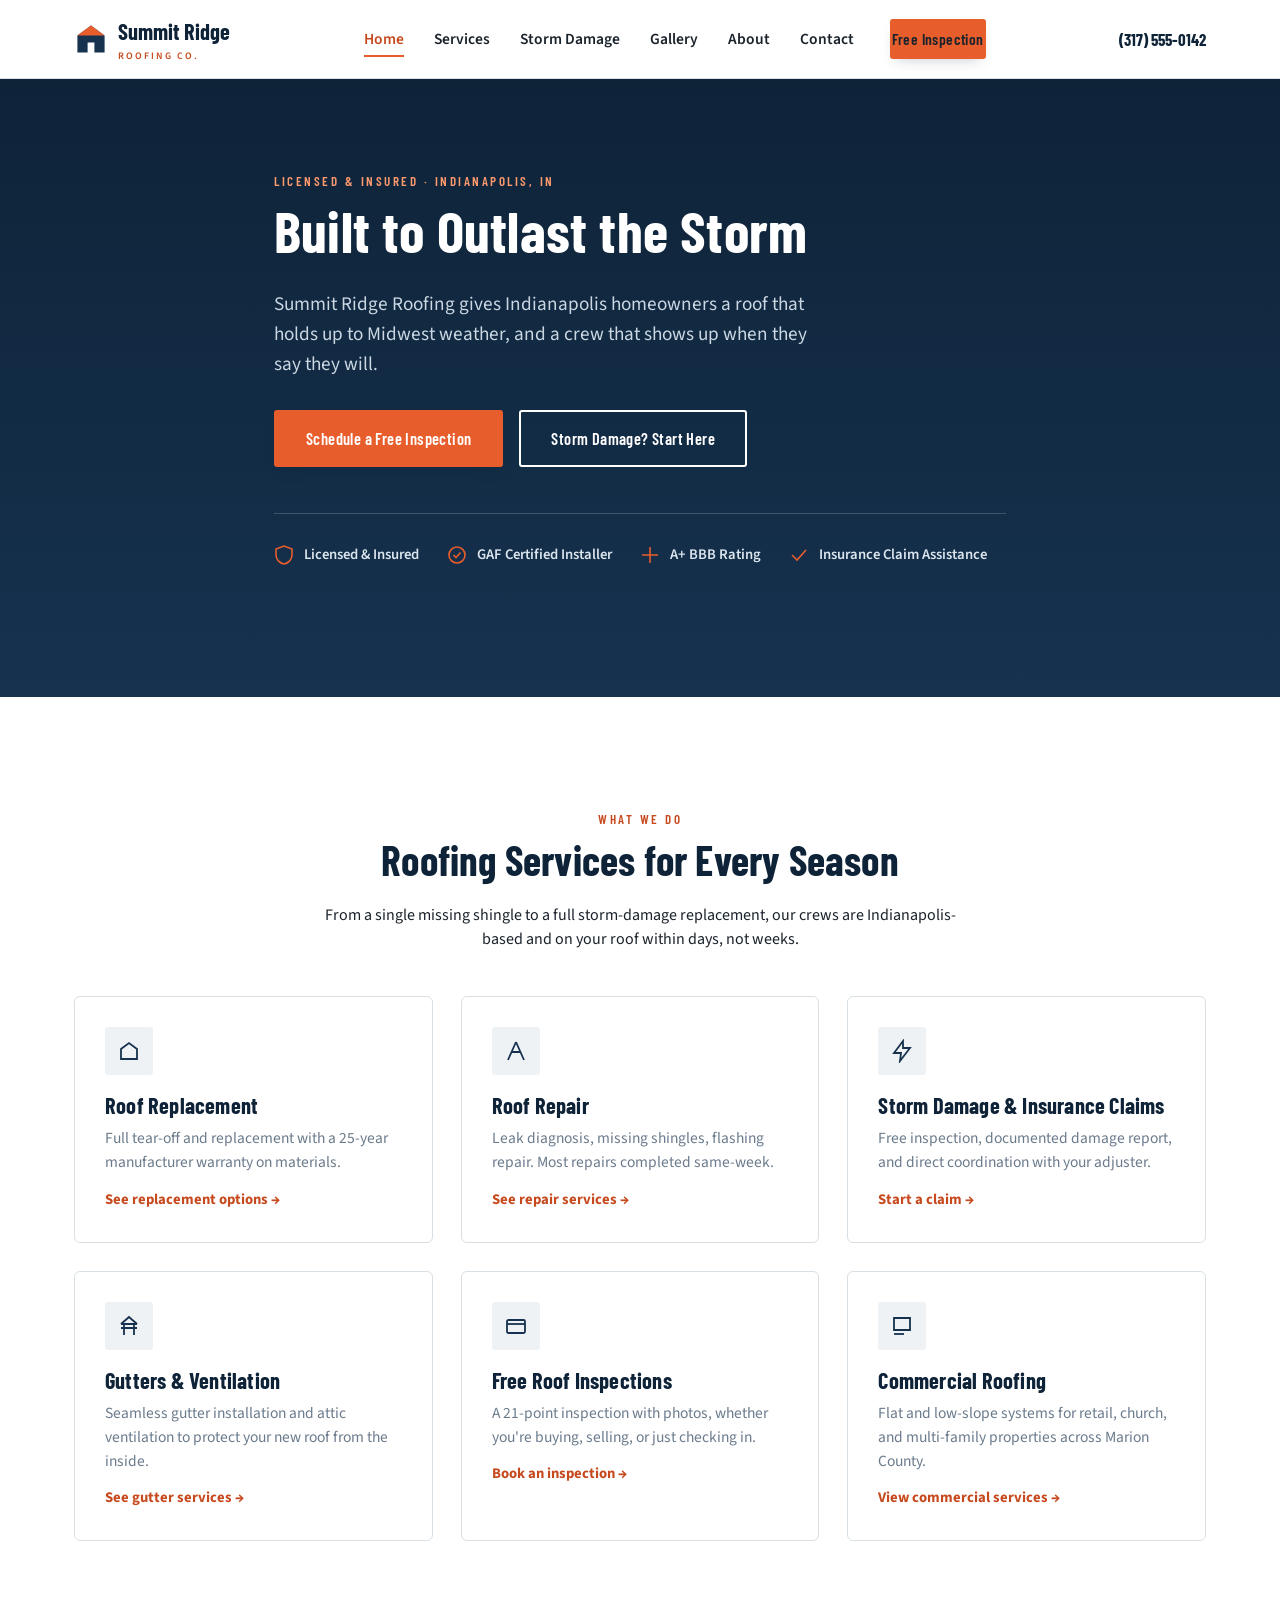
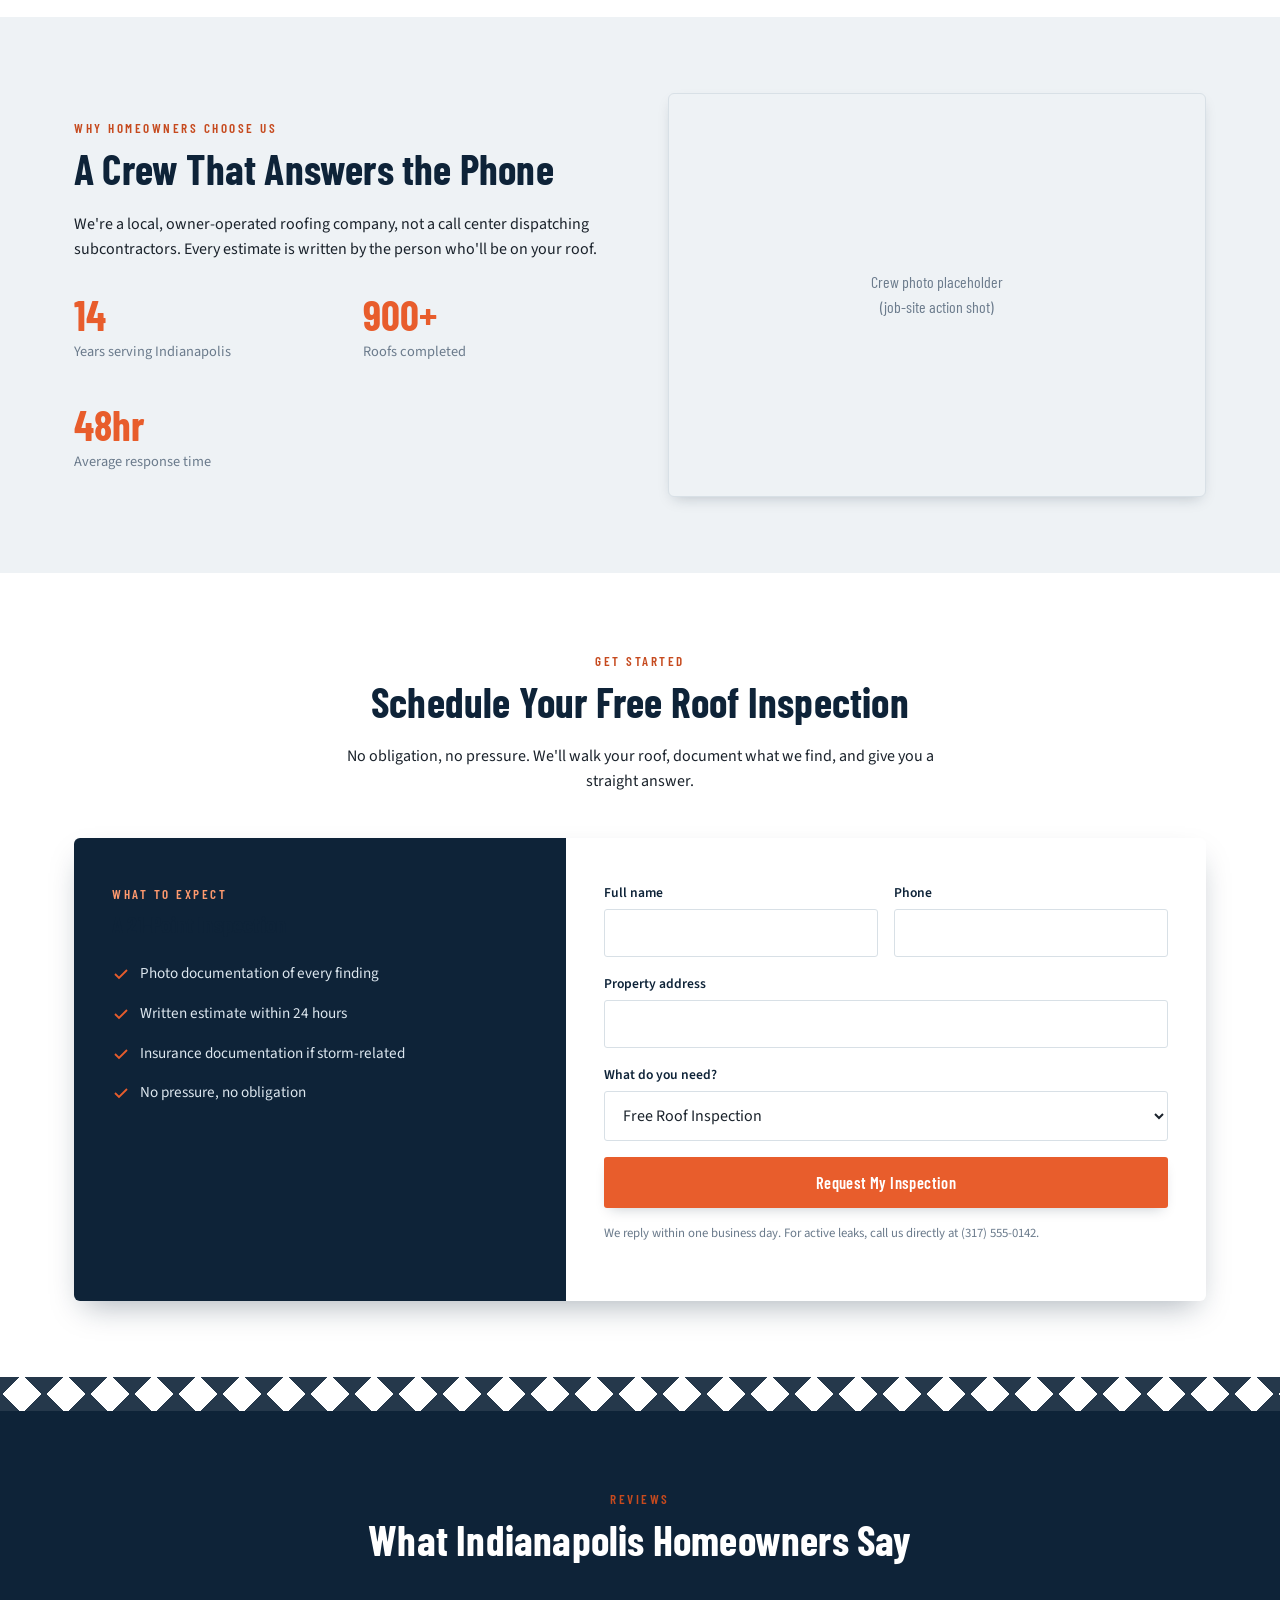
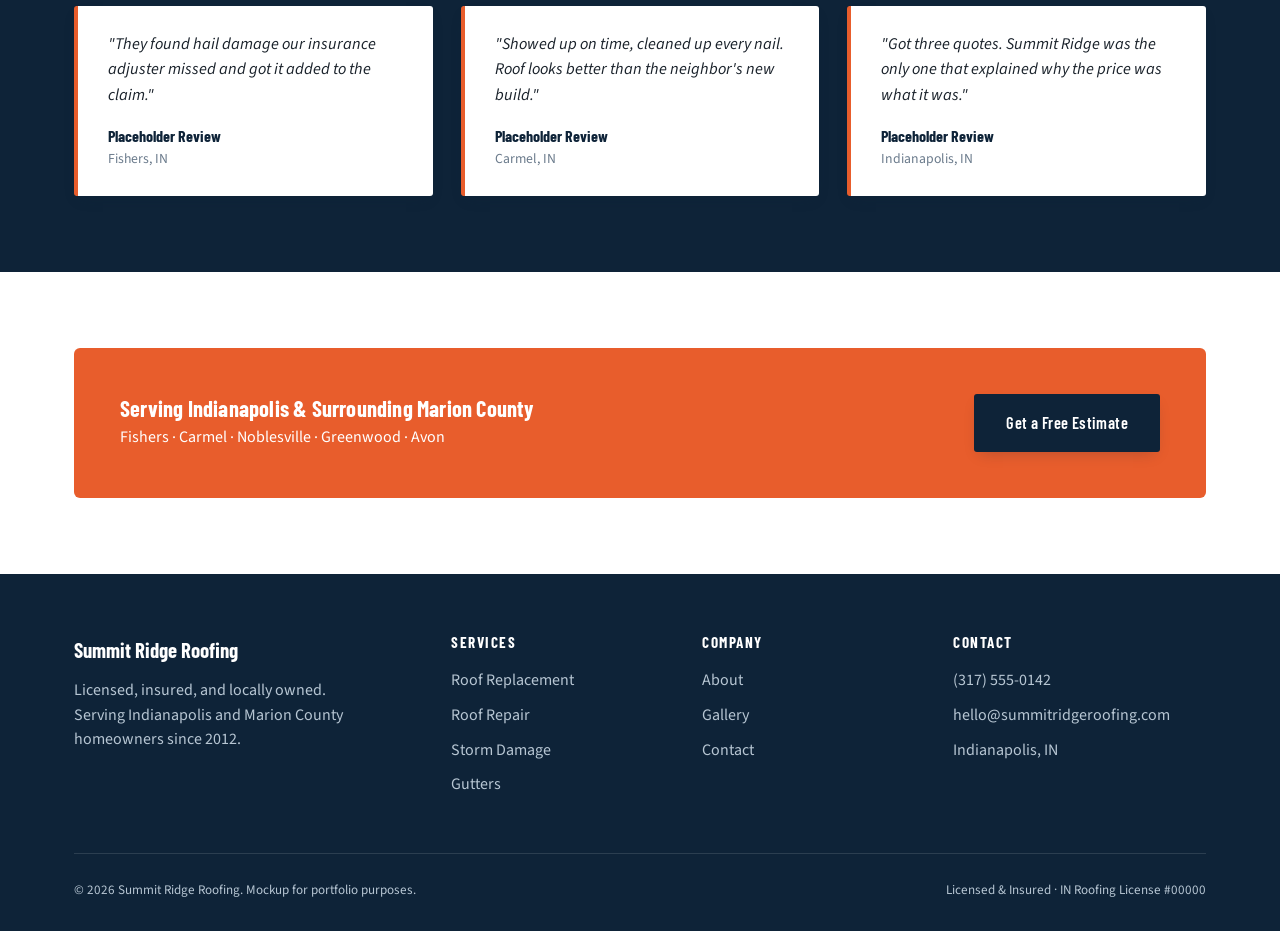
<file: index.html>
<!DOCTYPE html>
<html lang="en">
<head>
<meta charset="UTF-8">
<meta name="viewport" content="width=device-width, initial-scale=1.0">
<title>Summit Ridge Roofing | Indianapolis Roofing Contractor</title>
<meta name="description" content="Licensed and insured roofing contractor in Indianapolis. Roof replacement, repair, storm damage and insurance claim assistance. Schedule a free inspection today.">
<link rel="preconnect" href="https://fonts.googleapis.com">
<link href="https://fonts.googleapis.com/css2?family=Barlow+Condensed:wght@500;600;700&family=Source+Sans+3:wght@400;600;700&display=swap" rel="stylesheet">
<link rel="stylesheet" href="assets/style.css">
</head>
<body>

<header class="site-header">
  <div class="nav-wrap">
    <a href="index.html" class="brand">
      <svg class="brand-mark" viewBox="0 0 40 40" fill="none" xmlns="http://www.w3.org/2000/svg" aria-hidden="true">
        <path d="M20 4L36 16V36H24V24H16V36H4V16L20 4Z" fill="#16324F"/>
        <path d="M20 4L36 16H4L20 4Z" fill="#E85D2C"/>
      </svg>
      <span>Summit Ridge<br><small>Roofing Co.</small></span>
    </a>
    <nav class="nav-links" id="navLinks">
      <a href="index.html" aria-current="page">Home</a>
      <a href="services.html">Services</a>
      <a href="storm-damage.html">Storm Damage</a>
      <a href="gallery.html">Gallery</a>
      <a href="about.html">About</a>
      <a href="contact.html">Contact</a>
      <a href="contact.html#booking" class="btn btn-primary nav-cta">Free Inspection</a>
    </nav>
    <a href="tel:13175550142" class="nav-phone">(317) 555-0142</a>
    <button class="hamburger" id="hamburger" aria-label="Toggle navigation" aria-expanded="false">
      <span></span><span></span><span></span>
    </button>
  </div>
</header>

<section class="hero">
  <div class="container">
    <span class="eyebrow">Licensed &amp; Insured · Indianapolis, IN</span>
    <h1>Built to Outlast the Storm</h1>
    <p class="lead">Summit Ridge Roofing gives Indianapolis homeowners a roof that holds up to Midwest weather, and a crew that shows up when they say they will.</p>
    <div class="hero-actions">
      <a href="contact.html#booking" class="btn btn-primary">Schedule a Free Inspection</a>
      <a href="storm-damage.html" class="btn btn-outline">Storm Damage? Start Here</a>
    </div>
    <div class="trust-strip">
      <span class="trust-item"><svg width="20" height="20" viewBox="0 0 20 20" fill="none"><path d="M10 1L18 4V10C18 14.5 14.5 18.2 10 19C5.5 18.2 2 14.5 2 10V4L10 1Z" stroke="#E85D2C" stroke-width="1.6"/></svg> Licensed &amp; Insured</span>
      <span class="trust-item"><svg width="20" height="20" viewBox="0 0 20 20" fill="none"><circle cx="10" cy="10" r="8" stroke="#E85D2C" stroke-width="1.6"/><path d="M6.5 10L9 12.5L13.5 7.5" stroke="#E85D2C" stroke-width="1.6"/></svg> GAF Certified Installer</span>
      <span class="trust-item"><svg width="20" height="20" viewBox="0 0 20 20" fill="none"><path d="M10 2V18M2 10H18" stroke="#E85D2C" stroke-width="1.6"/></svg> A+ BBB Rating</span>
      <span class="trust-item"><svg width="20" height="20" viewBox="0 0 20 20" fill="none"><path d="M3 10L8 15L17 5" stroke="#E85D2C" stroke-width="1.6"/></svg> Insurance Claim Assistance</span>
    </div>
  </div>
</section>
<div class="shingle-divider on-white"></div>

<section>
  <div class="container">
    <div class="section-head center">
      <span class="eyebrow">What We Do</span>
      <h2>Roofing Services for Every Season</h2>
      <p>From a single missing shingle to a full storm-damage replacement, our crews are Indianapolis-based and on your roof within days, not weeks.</p>
    </div>
    <div class="grid grid-3">
      <div class="card">
        <div class="icon-badge"><svg width="24" height="24" viewBox="0 0 24 24" fill="none"><path d="M4 20V10L12 4L20 10V20H4Z" stroke="#16324F" stroke-width="1.8"/></svg></div>
        <h3>Roof Replacement</h3>
        <p>Full tear-off and replacement with a 25-year manufacturer warranty on materials.</p>
        <a href="roof-replacement.html" class="card-link">See replacement options →</a>
      </div>
      <div class="card">
        <div class="icon-badge"><svg width="24" height="24" viewBox="0 0 24 24" fill="none"><path d="M12 3L4 21M12 3L20 21M8 13H16" stroke="#16324F" stroke-width="1.8"/></svg></div>
        <h3>Roof Repair</h3>
        <p>Leak diagnosis, missing shingles, flashing repair. Most repairs completed same-week.</p>
        <a href="roof-repair.html" class="card-link">See repair services →</a>
      </div>
      <div class="card">
        <div class="icon-badge"><svg width="24" height="24" viewBox="0 0 24 24" fill="none"><path d="M13 2L4 14H11L10 22L20 9H13L13 2Z" stroke="#16324F" stroke-width="1.8"/></svg></div>
        <h3>Storm Damage &amp; Insurance Claims</h3>
        <p>Free inspection, documented damage report, and direct coordination with your adjuster.</p>
        <a href="storm-damage.html" class="card-link">Start a claim →</a>
      </div>
      <div class="card">
        <div class="icon-badge"><svg width="24" height="24" viewBox="0 0 24 24" fill="none"><path d="M4 10H20M4 14H20M7 10V21M17 10V21M4 10L12 3L20 10" stroke="#16324F" stroke-width="1.8"/></svg></div>
        <h3>Gutters &amp; Ventilation</h3>
        <p>Seamless gutter installation and attic ventilation to protect your new roof from the inside.</p>
        <a href="gutters-ventilation.html" class="card-link">See gutter services →</a>
      </div>
      <div class="card">
        <div class="icon-badge"><svg width="24" height="24" viewBox="0 0 24 24" fill="none"><rect x="3" y="6" width="18" height="13" rx="1.5" stroke="#16324F" stroke-width="1.8"/><path d="M3 10H21" stroke="#16324F" stroke-width="1.8"/></svg></div>
        <h3>Free Roof Inspections</h3>
        <p>A 21-point inspection with photos, whether you're buying, selling, or just checking in.</p>
        <a href="contact.html#booking" class="card-link">Book an inspection →</a>
      </div>
      <div class="card">
        <div class="icon-badge"><svg width="24" height="24" viewBox="0 0 24 24" fill="none"><path d="M4 4H20V16H4V4Z" stroke="#16324F" stroke-width="1.8"/><path d="M4 20H14" stroke="#16324F" stroke-width="1.8"/></svg></div>
        <h3>Commercial Roofing</h3>
        <p>Flat and low-slope systems for retail, church, and multi-family properties across Marion County.</p>
        <a href="services.html" class="card-link">View commercial services →</a>
      </div>
    </div>
  </div>
</section>

<section class="section-tint">
  <div class="container">
    <div class="split">
      <div>
        <span class="eyebrow">Why Homeowners Choose Us</span>
        <h2>A Crew That Answers the Phone</h2>
        <p>We're a local, owner-operated roofing company, not a call center dispatching subcontractors. Every estimate is written by the person who'll be on your roof.</p>
        <div class="stat-row" style="margin-top:32px;">
          <div class="stat"><div class="num">14</div><div class="label">Years serving Indianapolis</div></div>
          <div class="stat"><div class="num">900+</div><div class="label">Roofs completed</div></div>
          <div class="stat"><div class="num">48hr</div><div class="label">Average response time</div></div>
        </div>
      </div>
      <div class="media-box">Crew photo placeholder<br>(job-site action shot)</div>
    </div>
  </div>
</section>

<section id="booking-preview">
  <div class="container">
    <div class="section-head center">
      <span class="eyebrow">Get Started</span>
      <h2>Schedule Your Free Roof Inspection</h2>
      <p>No obligation, no pressure. We'll walk your roof, document what we find, and give you a straight answer.</p>
    </div>
    <div class="booking-module">
      <div class="booking-side">
        <span class="eyebrow">What to Expect</span>
        <h3>A 21-Point Inspection</h3>
        <ul>
          <li><svg width="18" height="18" viewBox="0 0 18 18" fill="none"><path d="M3 9L7 13L15 5" stroke="currentColor" stroke-width="1.8"/></svg> Photo documentation of every finding</li>
          <li><svg width="18" height="18" viewBox="0 0 18 18" fill="none"><path d="M3 9L7 13L15 5" stroke="currentColor" stroke-width="1.8"/></svg> Written estimate within 24 hours</li>
          <li><svg width="18" height="18" viewBox="0 0 18 18" fill="none"><path d="M3 9L7 13L15 5" stroke="currentColor" stroke-width="1.8"/></svg> Insurance documentation if storm-related</li>
          <li><svg width="18" height="18" viewBox="0 0 18 18" fill="none"><path d="M3 9L7 13L15 5" stroke="currentColor" stroke-width="1.8"/></svg> No pressure, no obligation</li>
        </ul>
      </div>
      <!-- BEGIN: booking-embed-slot — replace inner contents with SaaS widget embed -->
      <div class="booking-embed-slot">
        <form class="booking-form" name="inspection-request" method="POST" data-netlify="true" data-netlify-ajax data-success-target="#home-form-success">
          <input type="hidden" name="form-name" value="inspection-request">
          <div class="form-row">
            <div class="field"><label for="hn">Full name</label><input id="hn" name="name" type="text" required></div>
            <div class="field"><label for="hp">Phone</label><input id="hp" name="phone" type="tel" required></div>
          </div>
          <div class="field"><label for="ha">Property address</label><input id="ha" name="address" type="text" required></div>
          <div class="field">
            <label for="hs">What do you need?</label>
            <select id="hs" name="service">
              <option>Free Roof Inspection</option>
              <option>Storm Damage / Insurance Claim</option>
              <option>Roof Repair</option>
              <option>Roof Replacement Estimate</option>
              <option>Gutters</option>
            </select>
          </div>
          <button type="submit" class="btn btn-primary">Request My Inspection</button>
          <p class="form-note">We reply within one business day. For active leaks, call us directly at (317) 555-0142.</p>
        </form>
        <div class="form-success" id="home-form-success">Request received. We'll call within one business day to schedule your inspection.</div>
      </div>
      <!-- END: booking-embed-slot -->
    </div>
  </div>
</section>

<div class="shingle-divider"></div>
<section class="section-navy">
  <div class="container">
    <div class="section-head center">
      <span class="eyebrow">Reviews</span>
      <h2>What Indianapolis Homeowners Say</h2>
    </div>
    <div class="grid grid-3">
      <div class="testimonial">
        <p class="quote">"They found hail damage our insurance adjuster missed and got it added to the claim."</p>
        <div class="who">Placeholder Review</div>
        <div class="where">Fishers, IN</div>
      </div>
      <div class="testimonial">
        <p class="quote">"Showed up on time, cleaned up every nail. Roof looks better than the neighbor's new build."</p>
        <div class="who">Placeholder Review</div>
        <div class="where">Carmel, IN</div>
      </div>
      <div class="testimonial">
        <p class="quote">"Got three quotes. Summit Ridge was the only one that explained why the price was what it was."</p>
        <div class="who">Placeholder Review</div>
        <div class="where">Indianapolis, IN</div>
      </div>
    </div>
  </div>
</section>

<section>
  <div class="container">
    <div class="cta-banner">
      <div>
        <h3>Serving Indianapolis &amp; Surrounding Marion County</h3>
        <p style="margin:0;">Fishers · Carmel · Noblesville · Greenwood · Avon</p>
      </div>
      <a href="contact.html#booking" class="btn btn-primary">Get a Free Estimate</a>
    </div>
  </div>
</section>

<footer class="site-footer">
  <div class="container">
    <div class="footer-grid">
      <div>
        <div class="footer-brand">Summit Ridge Roofing</div>
        <p style="margin-top:12px;max-width:280px;">Licensed, insured, and locally owned. Serving Indianapolis and Marion County homeowners since 2012.</p>
      </div>
      <div>
        <h4>Services</h4>
        <ul>
          <li><a href="roof-replacement.html">Roof Replacement</a></li>
          <li><a href="roof-repair.html">Roof Repair</a></li>
          <li><a href="storm-damage.html">Storm Damage</a></li>
          <li><a href="gutters-ventilation.html">Gutters</a></li>
        </ul>
      </div>
      <div>
        <h4>Company</h4>
        <ul>
          <li><a href="about.html">About</a></li>
          <li><a href="gallery.html">Gallery</a></li>
          <li><a href="contact.html">Contact</a></li>
        </ul>
      </div>
      <div>
        <h4>Contact</h4>
        <ul>
          <li><a href="tel:13175550142">(317) 555-0142</a></li>
          <li><a href="mailto:hello@summitridgeroofing.com">hello@summitridgeroofing.com</a></li>
          <li>Indianapolis, IN</li>
        </ul>
      </div>
    </div>
    <div class="footer-bottom">
      <span>© 2026 Summit Ridge Roofing. Mockup for portfolio purposes.</span>
      <span>Licensed &amp; Insured · IN Roofing License #00000</span>
    </div>
  </div>
</footer>

<script src="assets/script.js"></script>
</body>
</html>
</file>
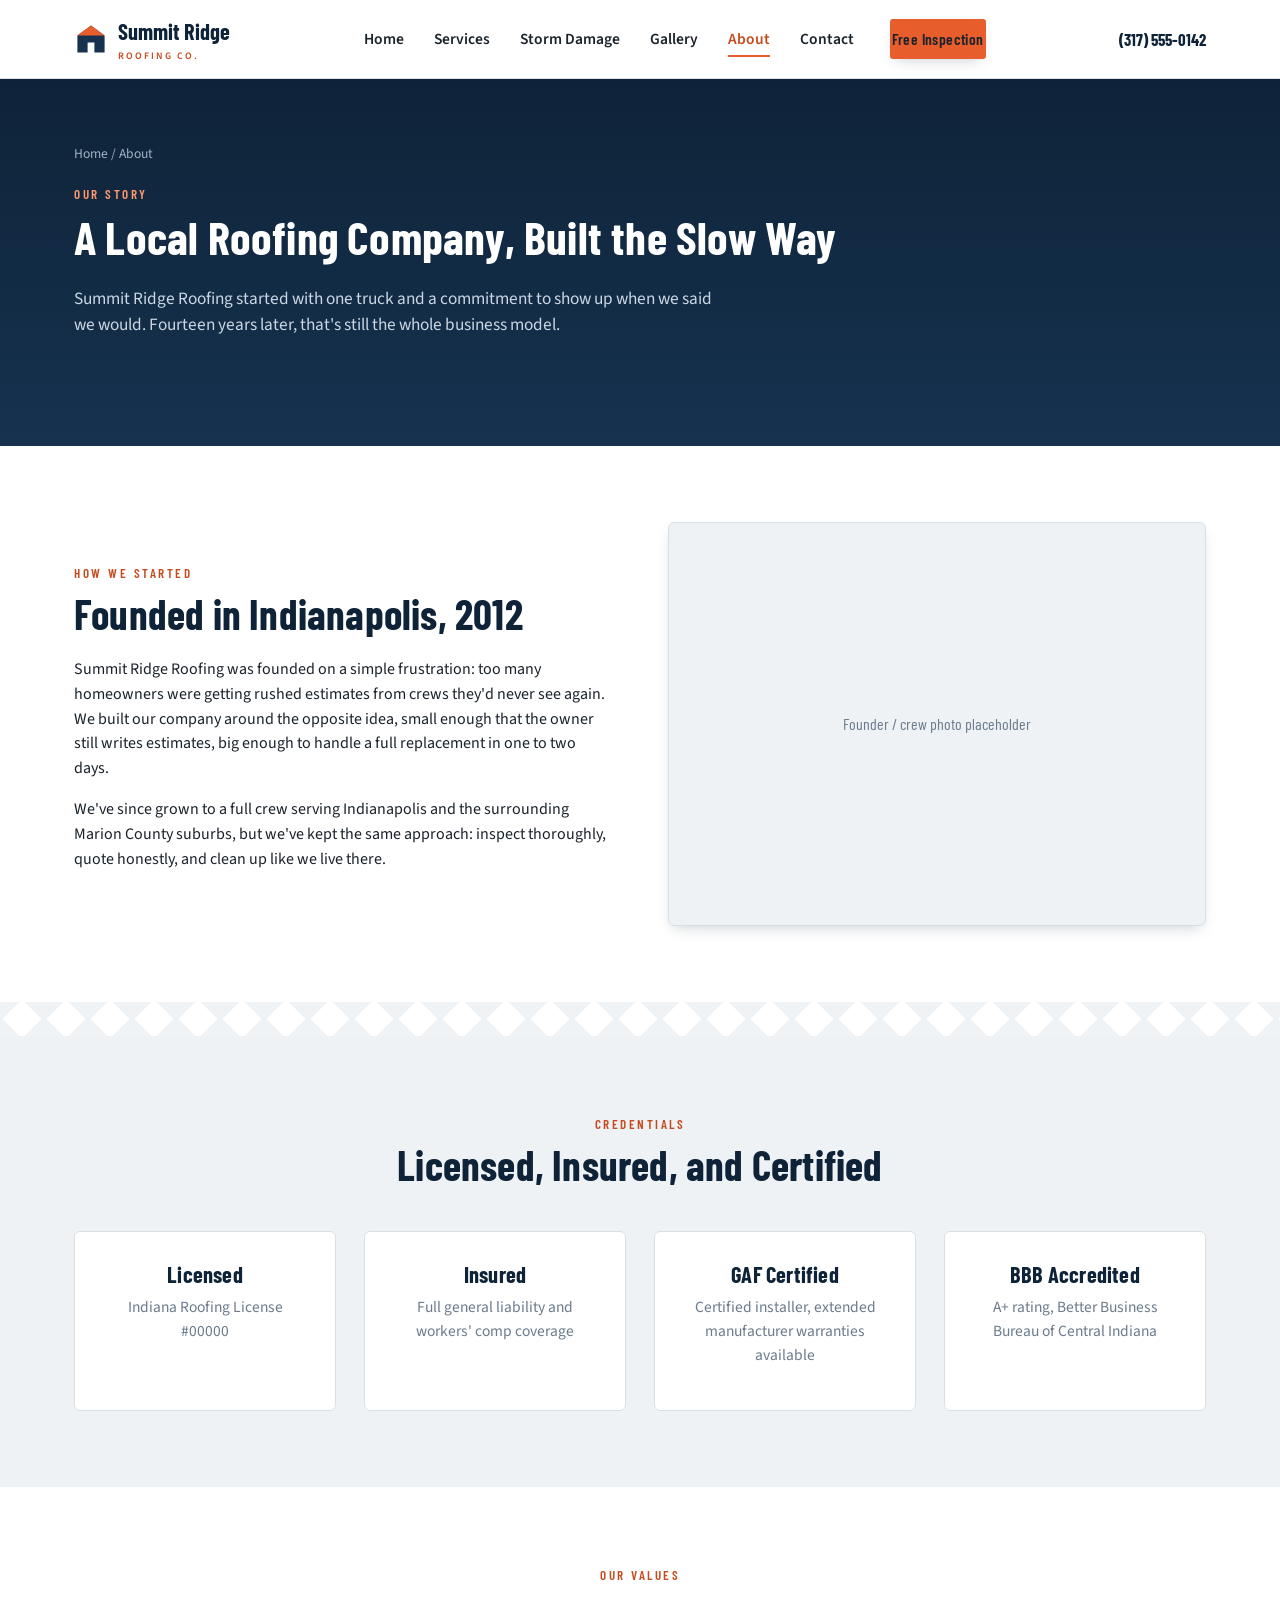
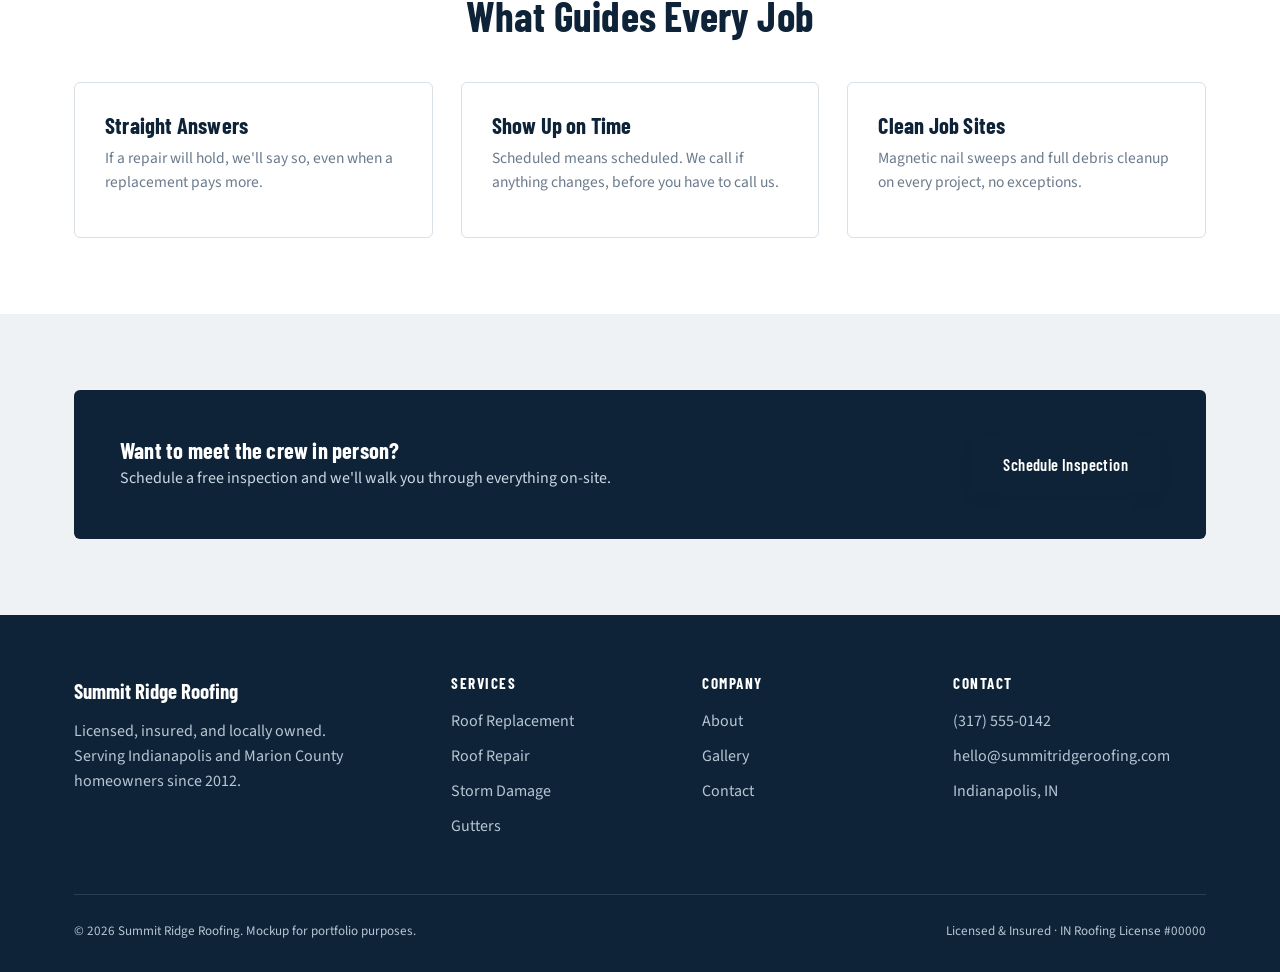
<file: about.html>
<!DOCTYPE html>
<html lang="en">
<head>
<meta charset="UTF-8">
<meta name="viewport" content="width=device-width, initial-scale=1.0">
<title>About Us | Summit Ridge Roofing</title>
<meta name="description" content="Summit Ridge Roofing is a locally owned, licensed and insured roofing contractor serving Indianapolis, IN since 2012.">
<link rel="preconnect" href="https://fonts.googleapis.com">
<link href="https://fonts.googleapis.com/css2?family=Barlow+Condensed:wght@500;600;700&family=Source+Sans+3:wght@400;600;700&display=swap" rel="stylesheet">
<link rel="stylesheet" href="assets/style.css">
</head>
<body>

<header class="site-header">
  <div class="nav-wrap">
    <a href="index.html" class="brand">
      <svg class="brand-mark" viewBox="0 0 40 40" fill="none" xmlns="http://www.w3.org/2000/svg" aria-hidden="true">
        <path d="M20 4L36 16V36H24V24H16V36H4V16L20 4Z" fill="#16324F"/>
        <path d="M20 4L36 16H4L20 4Z" fill="#E85D2C"/>
      </svg>
      <span>Summit Ridge<br><small>Roofing Co.</small></span>
    </a>
    <nav class="nav-links" id="navLinks">
      <a href="index.html">Home</a>
      <a href="services.html">Services</a>
      <a href="storm-damage.html">Storm Damage</a>
      <a href="gallery.html">Gallery</a>
      <a href="about.html" aria-current="page">About</a>
      <a href="contact.html">Contact</a>
      <a href="contact.html#booking" class="btn btn-primary nav-cta">Free Inspection</a>
    </nav>
    <a href="tel:13175550142" class="nav-phone">(317) 555-0142</a>
    <button class="hamburger" id="hamburger" aria-label="Toggle navigation" aria-expanded="false">
      <span></span><span></span><span></span>
    </button>
  </div>
</header>

<section class="page-hero">
  <div class="container">
    <div class="breadcrumb"><a href="index.html">Home</a> / About</div>
    <span class="eyebrow">Our Story</span>
    <h1>A Local Roofing Company, Built the Slow Way</h1>
    <p>Summit Ridge Roofing started with one truck and a commitment to show up when we said we would. Fourteen years later, that's still the whole business model.</p>
  </div>
</section>

<section>
  <div class="container">
    <div class="split">
      <div>
        <span class="eyebrow">How We Started</span>
        <h2>Founded in Indianapolis, 2012</h2>
        <p>Summit Ridge Roofing was founded on a simple frustration: too many homeowners were getting rushed estimates from crews they'd never see again. We built our company around the opposite idea, small enough that the owner still writes estimates, big enough to handle a full replacement in one to two days.</p>
        <p>We've since grown to a full crew serving Indianapolis and the surrounding Marion County suburbs, but we've kept the same approach: inspect thoroughly, quote honestly, and clean up like we live there.</p>
      </div>
      <div class="media-box">Founder / crew photo placeholder</div>
    </div>
  </div>
</section>

<div class="shingle-divider on-tint"></div>
<section class="section-tint">
  <div class="container">
    <div class="section-head center">
      <span class="eyebrow">Credentials</span>
      <h2>Licensed, Insured, and Certified</h2>
    </div>
    <div class="grid grid-4">
      <div class="card text-center"><h3>Licensed</h3><p>Indiana Roofing License #00000</p></div>
      <div class="card text-center"><h3>Insured</h3><p>Full general liability and workers' comp coverage</p></div>
      <div class="card text-center"><h3>GAF Certified</h3><p>Certified installer, extended manufacturer warranties available</p></div>
      <div class="card text-center"><h3>BBB Accredited</h3><p>A+ rating, Better Business Bureau of Central Indiana</p></div>
    </div>
  </div>
</section>

<section>
  <div class="container">
    <div class="section-head center">
      <span class="eyebrow">Our Values</span>
      <h2>What Guides Every Job</h2>
    </div>
    <div class="grid grid-3">
      <div class="card"><h3>Straight Answers</h3><p>If a repair will hold, we'll say so, even when a replacement pays more.</p></div>
      <div class="card"><h3>Show Up on Time</h3><p>Scheduled means scheduled. We call if anything changes, before you have to call us.</p></div>
      <div class="card"><h3>Clean Job Sites</h3><p>Magnetic nail sweeps and full debris cleanup on every project, no exceptions.</p></div>
    </div>
  </div>
</section>

<section class="section-tint">
  <div class="container">
    <div class="cta-banner" style="background:var(--navy-deep);">
      <div>
        <h3 style="color:#fff;">Want to meet the crew in person?</h3>
        <p style="margin:0;color:#CBD8E3;">Schedule a free inspection and we'll walk you through everything on-site.</p>
      </div>
      <a href="contact.html#booking" class="btn btn-primary">Schedule Inspection</a>
    </div>
  </div>
</section>

<footer class="site-footer">
  <div class="container">
    <div class="footer-grid">
      <div>
        <div class="footer-brand">Summit Ridge Roofing</div>
        <p style="margin-top:12px;max-width:280px;">Licensed, insured, and locally owned. Serving Indianapolis and Marion County homeowners since 2012.</p>
      </div>
      <div>
        <h4>Services</h4>
        <ul>
          <li><a href="roof-replacement.html">Roof Replacement</a></li>
          <li><a href="roof-repair.html">Roof Repair</a></li>
          <li><a href="storm-damage.html">Storm Damage</a></li>
          <li><a href="gutters-ventilation.html">Gutters</a></li>
        </ul>
      </div>
      <div>
        <h4>Company</h4>
        <ul>
          <li><a href="about.html">About</a></li>
          <li><a href="gallery.html">Gallery</a></li>
          <li><a href="contact.html">Contact</a></li>
        </ul>
      </div>
      <div>
        <h4>Contact</h4>
        <ul>
          <li><a href="tel:13175550142">(317) 555-0142</a></li>
          <li><a href="mailto:hello@summitridgeroofing.com">hello@summitridgeroofing.com</a></li>
          <li>Indianapolis, IN</li>
        </ul>
      </div>
    </div>
    <div class="footer-bottom">
      <span>© 2026 Summit Ridge Roofing. Mockup for portfolio purposes.</span>
      <span>Licensed &amp; Insured · IN Roofing License #00000</span>
    </div>
  </div>
</footer>

<script src="assets/script.js"></script>
</body>
</html>
</file>
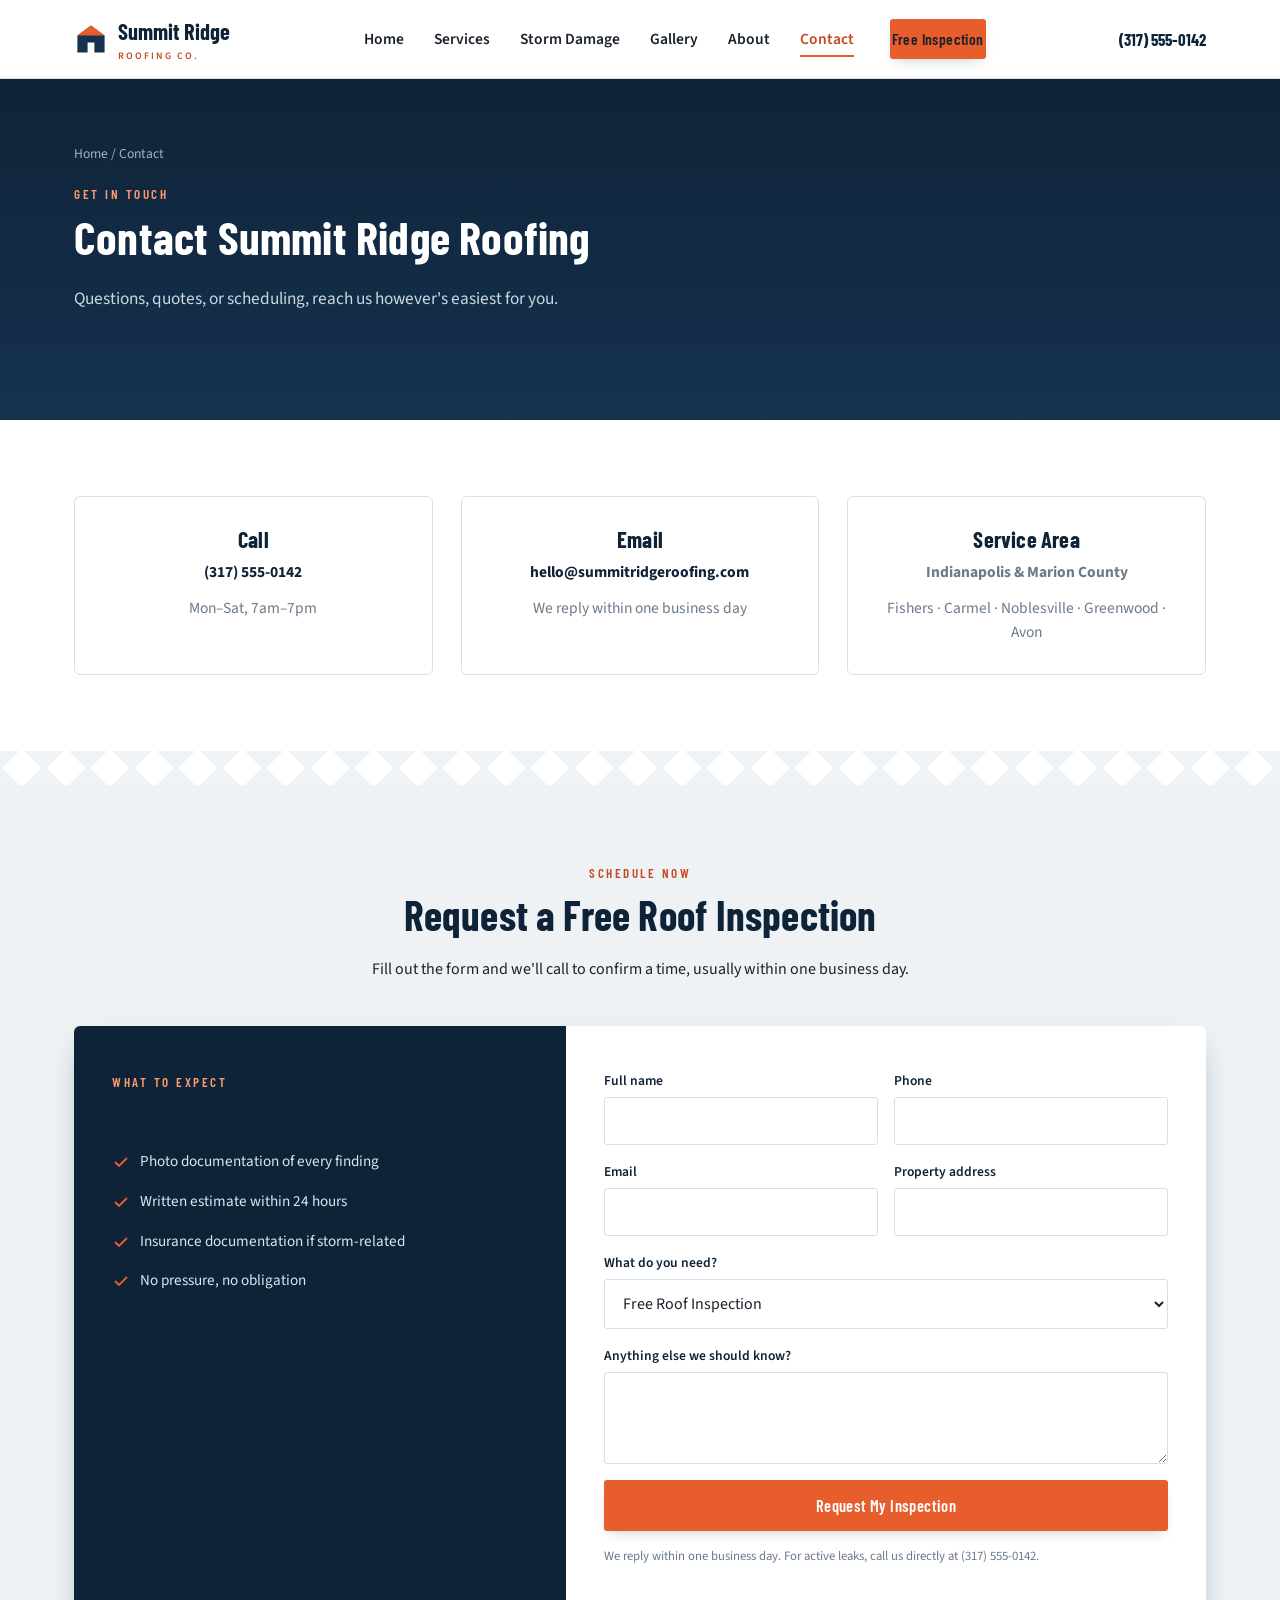
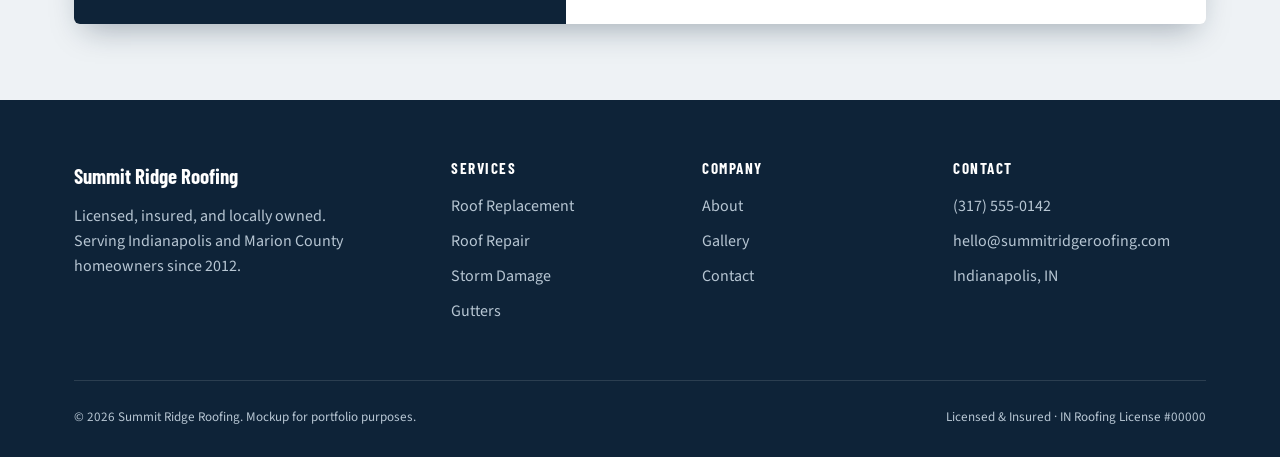
<file: contact.html>
<!DOCTYPE html>
<html lang="en">
<head>
<meta charset="UTF-8">
<meta name="viewport" content="width=device-width, initial-scale=1.0">
<title>Contact & Schedule Inspection | Summit Ridge Roofing</title>
<meta name="description" content="Contact Summit Ridge Roofing or schedule a free roof inspection in Indianapolis, IN.">
<link rel="preconnect" href="https://fonts.googleapis.com">
<link href="https://fonts.googleapis.com/css2?family=Barlow+Condensed:wght@500;600;700&family=Source+Sans+3:wght@400;600;700&display=swap" rel="stylesheet">
<link rel="stylesheet" href="assets/style.css">
</head>
<body>

<header class="site-header">
  <div class="nav-wrap">
    <a href="index.html" class="brand">
      <svg class="brand-mark" viewBox="0 0 40 40" fill="none" xmlns="http://www.w3.org/2000/svg" aria-hidden="true">
        <path d="M20 4L36 16V36H24V24H16V36H4V16L20 4Z" fill="#16324F"/>
        <path d="M20 4L36 16H4L20 4Z" fill="#E85D2C"/>
      </svg>
      <span>Summit Ridge<br><small>Roofing Co.</small></span>
    </a>
    <nav class="nav-links" id="navLinks">
      <a href="index.html">Home</a>
      <a href="services.html">Services</a>
      <a href="storm-damage.html">Storm Damage</a>
      <a href="gallery.html">Gallery</a>
      <a href="about.html">About</a>
      <a href="contact.html" aria-current="page">Contact</a>
      <a href="contact.html#booking" class="btn btn-primary nav-cta">Free Inspection</a>
    </nav>
    <a href="tel:13175550142" class="nav-phone">(317) 555-0142</a>
    <button class="hamburger" id="hamburger" aria-label="Toggle navigation" aria-expanded="false">
      <span></span><span></span><span></span>
    </button>
  </div>
</header>

<section class="page-hero">
  <div class="container">
    <div class="breadcrumb"><a href="index.html">Home</a> / Contact</div>
    <span class="eyebrow">Get in Touch</span>
    <h1>Contact Summit Ridge Roofing</h1>
    <p>Questions, quotes, or scheduling, reach us however's easiest for you.</p>
  </div>
</section>

<section>
  <div class="container">
    <div class="grid grid-3">
      <div class="card text-center">
        <h3>Call</h3>
        <p><a href="tel:13175550142" style="color:var(--navy-deep);font-weight:700;">(317) 555-0142</a></p>
        <p style="margin:0;color:var(--steel);">Mon–Sat, 7am–7pm</p>
      </div>
      <div class="card text-center">
        <h3>Email</h3>
        <p><a href="mailto:hello@summitridgeroofing.com" style="color:var(--navy-deep);font-weight:700;">hello@summitridgeroofing.com</a></p>
        <p style="margin:0;color:var(--steel);">We reply within one business day</p>
      </div>
      <div class="card text-center">
        <h3>Service Area</h3>
        <p style="font-weight:700;">Indianapolis &amp; Marion County</p>
        <p style="margin:0;color:var(--steel);">Fishers · Carmel · Noblesville · Greenwood · Avon</p>
      </div>
    </div>
  </div>
</section>

<div class="shingle-divider on-tint"></div>
<section class="section-tint" id="booking">
  <div class="container">
    <div class="section-head center">
      <span class="eyebrow">Schedule Now</span>
      <h2>Request a Free Roof Inspection</h2>
      <p>Fill out the form and we'll call to confirm a time, usually within one business day.</p>
    </div>
    <div class="booking-module">
      <div class="booking-side">
        <span class="eyebrow">What to Expect</span>
        <h3>A 21-Point Inspection</h3>
        <ul>
          <li><svg width="18" height="18" viewBox="0 0 18 18" fill="none"><path d="M3 9L7 13L15 5" stroke="currentColor" stroke-width="1.8"/></svg> Photo documentation of every finding</li>
          <li><svg width="18" height="18" viewBox="0 0 18 18" fill="none"><path d="M3 9L7 13L15 5" stroke="currentColor" stroke-width="1.8"/></svg> Written estimate within 24 hours</li>
          <li><svg width="18" height="18" viewBox="0 0 18 18" fill="none"><path d="M3 9L7 13L15 5" stroke="currentColor" stroke-width="1.8"/></svg> Insurance documentation if storm-related</li>
          <li><svg width="18" height="18" viewBox="0 0 18 18" fill="none"><path d="M3 9L7 13L15 5" stroke="currentColor" stroke-width="1.8"/></svg> No pressure, no obligation</li>
        </ul>
      </div>
      <!-- BEGIN: booking-embed-slot — replace inner contents with SaaS widget embed -->
      <div class="booking-embed-slot">
        <form class="booking-form" name="inspection-request-contact" method="POST" data-netlify="true" data-netlify-ajax data-success-target="#contact-form-success">
          <input type="hidden" name="form-name" value="inspection-request-contact">
          <div class="form-row">
            <div class="field"><label for="cn">Full name</label><input id="cn" name="name" type="text" required></div>
            <div class="field"><label for="cp">Phone</label><input id="cp" name="phone" type="tel" required></div>
          </div>
          <div class="form-row">
            <div class="field"><label for="ce">Email</label><input id="ce" name="email" type="email"></div>
            <div class="field"><label for="ca">Property address</label><input id="ca" name="address" type="text" required></div>
          </div>
          <div class="field">
            <label for="cs">What do you need?</label>
            <select id="cs" name="service">
              <option>Free Roof Inspection</option>
              <option>Storm Damage / Insurance Claim</option>
              <option>Roof Repair</option>
              <option>Roof Replacement Estimate</option>
              <option>Gutters &amp; Ventilation</option>
              <option>Commercial Roofing</option>
            </select>
          </div>
          <div class="field"><label for="cm">Anything else we should know?</label><textarea id="cm" name="message" rows="3"></textarea></div>
          <button type="submit" class="btn btn-primary">Request My Inspection</button>
          <p class="form-note">We reply within one business day. For active leaks, call us directly at (317) 555-0142.</p>
        </form>
        <div class="form-success" id="contact-form-success">Request received. We'll call within one business day to schedule your inspection.</div>
      </div>
      <!-- END: booking-embed-slot -->
    </div>
  </div>
</section>

<footer class="site-footer">
  <div class="container">
    <div class="footer-grid">
      <div>
        <div class="footer-brand">Summit Ridge Roofing</div>
        <p style="margin-top:12px;max-width:280px;">Licensed, insured, and locally owned. Serving Indianapolis and Marion County homeowners since 2012.</p>
      </div>
      <div>
        <h4>Services</h4>
        <ul>
          <li><a href="roof-replacement.html">Roof Replacement</a></li>
          <li><a href="roof-repair.html">Roof Repair</a></li>
          <li><a href="storm-damage.html">Storm Damage</a></li>
          <li><a href="gutters-ventilation.html">Gutters</a></li>
        </ul>
      </div>
      <div>
        <h4>Company</h4>
        <ul>
          <li><a href="about.html">About</a></li>
          <li><a href="gallery.html">Gallery</a></li>
          <li><a href="contact.html">Contact</a></li>
        </ul>
      </div>
      <div>
        <h4>Contact</h4>
        <ul>
          <li><a href="tel:13175550142">(317) 555-0142</a></li>
          <li><a href="mailto:hello@summitridgeroofing.com">hello@summitridgeroofing.com</a></li>
          <li>Indianapolis, IN</li>
        </ul>
      </div>
    </div>
    <div class="footer-bottom">
      <span>© 2026 Summit Ridge Roofing. Mockup for portfolio purposes.</span>
      <span>Licensed &amp; Insured · IN Roofing License #00000</span>
    </div>
  </div>
</footer>

<script src="assets/script.js"></script>
</body>
</html>
</file>
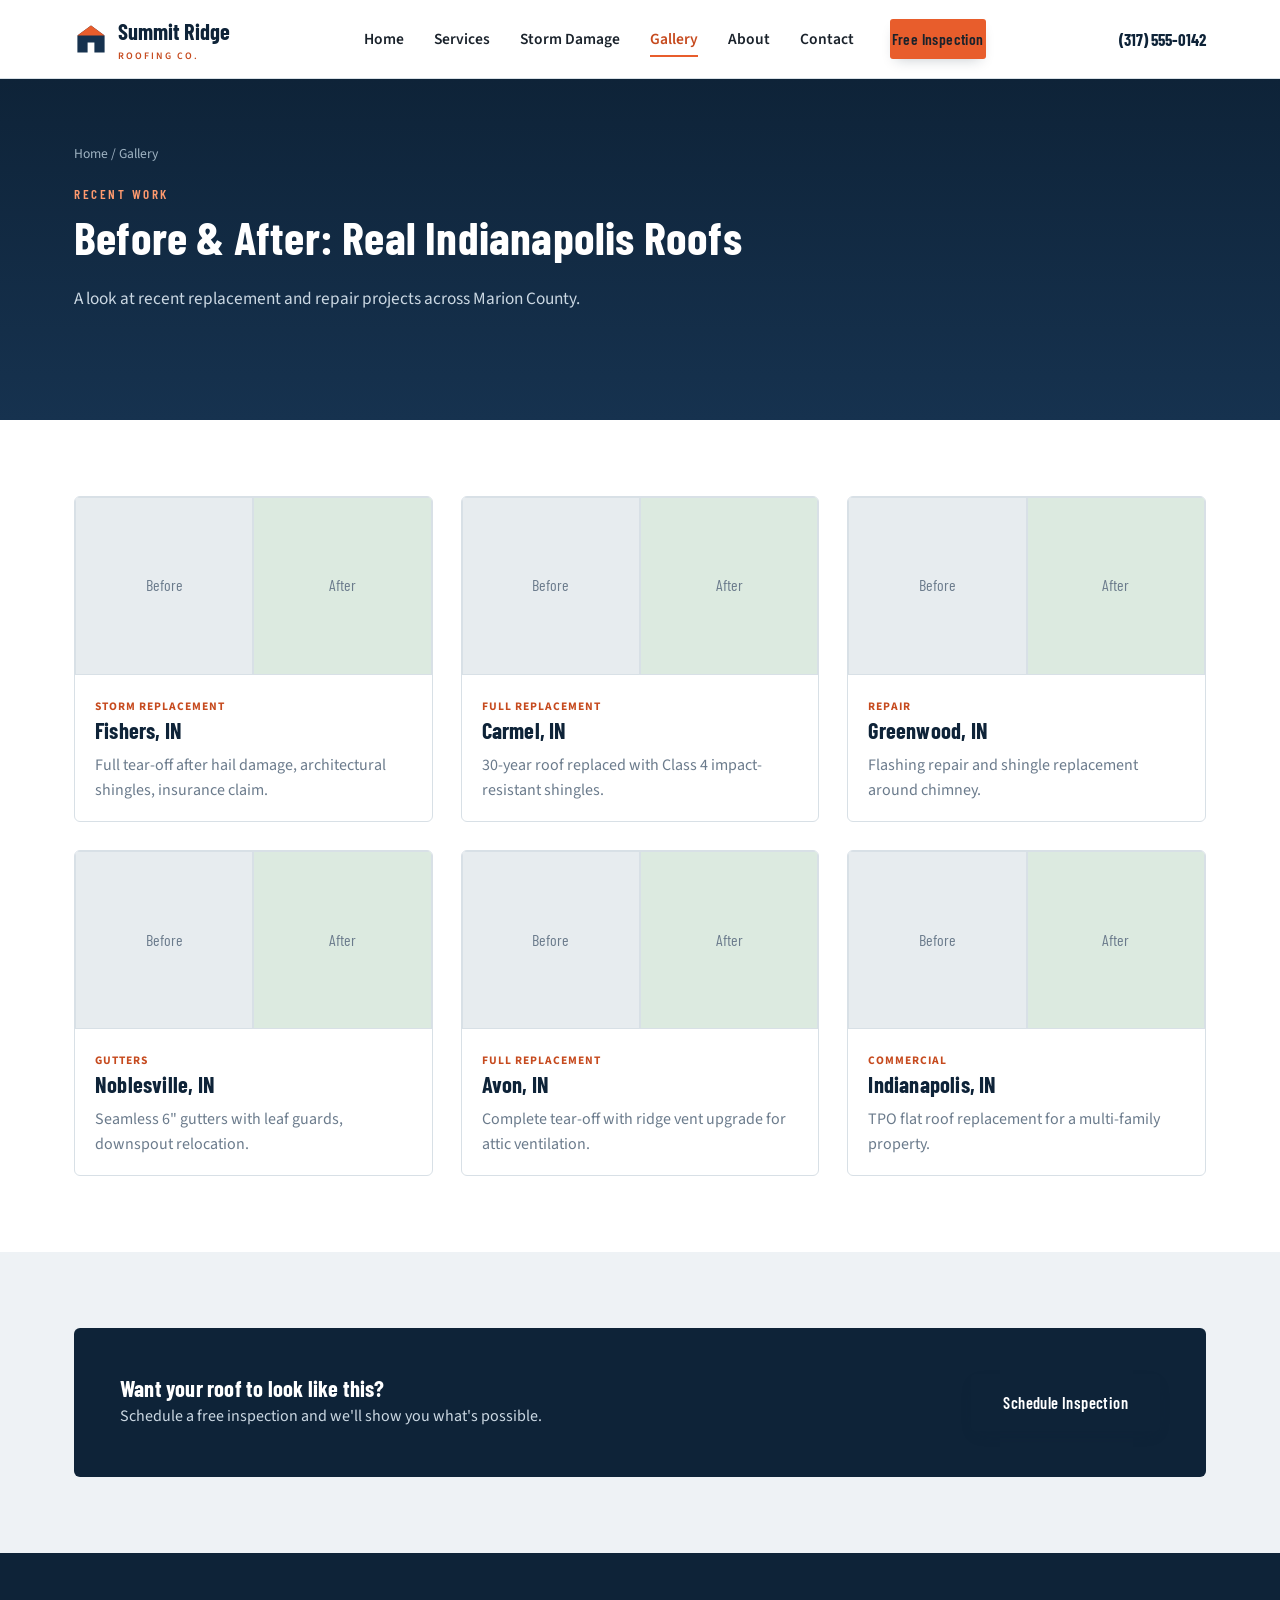
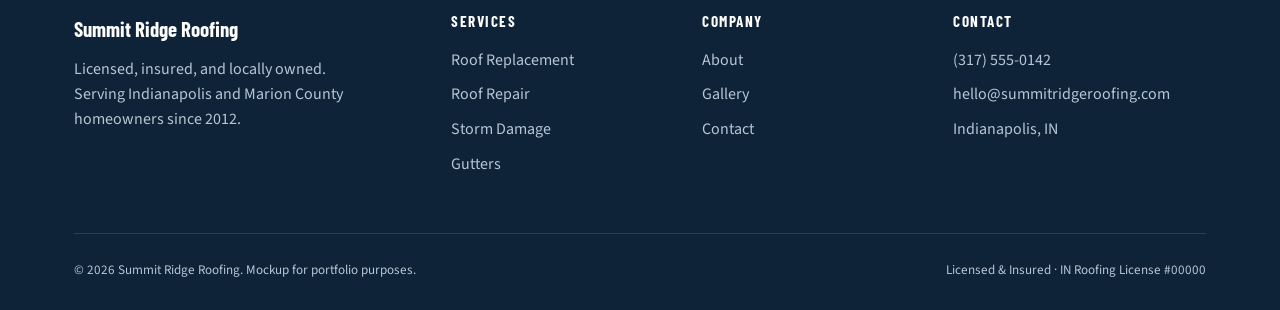
<file: gallery.html>
<!DOCTYPE html>
<html lang="en">
<head>
<meta charset="UTF-8">
<meta name="viewport" content="width=device-width, initial-scale=1.0">
<title>Gallery | Summit Ridge Roofing</title>
<meta name="description" content="Before and after roofing project photos from Summit Ridge Roofing, Indianapolis, IN.">
<link rel="preconnect" href="https://fonts.googleapis.com">
<link href="https://fonts.googleapis.com/css2?family=Barlow+Condensed:wght@500;600;700&family=Source+Sans+3:wght@400;600;700&display=swap" rel="stylesheet">
<link rel="stylesheet" href="assets/style.css">
</head>
<body>

<header class="site-header">
  <div class="nav-wrap">
    <a href="index.html" class="brand">
      <svg class="brand-mark" viewBox="0 0 40 40" fill="none" xmlns="http://www.w3.org/2000/svg" aria-hidden="true">
        <path d="M20 4L36 16V36H24V24H16V36H4V16L20 4Z" fill="#16324F"/>
        <path d="M20 4L36 16H4L20 4Z" fill="#E85D2C"/>
      </svg>
      <span>Summit Ridge<br><small>Roofing Co.</small></span>
    </a>
    <nav class="nav-links" id="navLinks">
      <a href="index.html">Home</a>
      <a href="services.html">Services</a>
      <a href="storm-damage.html">Storm Damage</a>
      <a href="gallery.html" aria-current="page">Gallery</a>
      <a href="about.html">About</a>
      <a href="contact.html">Contact</a>
      <a href="contact.html#booking" class="btn btn-primary nav-cta">Free Inspection</a>
    </nav>
    <a href="tel:13175550142" class="nav-phone">(317) 555-0142</a>
    <button class="hamburger" id="hamburger" aria-label="Toggle navigation" aria-expanded="false">
      <span></span><span></span><span></span>
    </button>
  </div>
</header>

<section class="page-hero">
  <div class="container">
    <div class="breadcrumb"><a href="index.html">Home</a> / Gallery</div>
    <span class="eyebrow">Recent Work</span>
    <h1>Before &amp; After: Real Indianapolis Roofs</h1>
    <p>A look at recent replacement and repair projects across Marion County.</p>
  </div>
</section>

<section>
  <div class="container">
    <div class="grid grid-3">
      <div class="ba-item">
        <div class="ba-media">
          <div class="media-box before">Before</div>
          <div class="media-box after">After</div>
        </div>
        <div class="ba-caption">
          <span class="tag">Storm Replacement</span>
          <h3>Fishers, IN</h3>
          <p style="color:var(--steel);margin:0;">Full tear-off after hail damage, architectural shingles, insurance claim.</p>
        </div>
      </div>
      <div class="ba-item">
        <div class="ba-media">
          <div class="media-box before">Before</div>
          <div class="media-box after">After</div>
        </div>
        <div class="ba-caption">
          <span class="tag">Full Replacement</span>
          <h3>Carmel, IN</h3>
          <p style="color:var(--steel);margin:0;">30-year roof replaced with Class 4 impact-resistant shingles.</p>
        </div>
      </div>
      <div class="ba-item">
        <div class="ba-media">
          <div class="media-box before">Before</div>
          <div class="media-box after">After</div>
        </div>
        <div class="ba-caption">
          <span class="tag">Repair</span>
          <h3>Greenwood, IN</h3>
          <p style="color:var(--steel);margin:0;">Flashing repair and shingle replacement around chimney.</p>
        </div>
      </div>
      <div class="ba-item">
        <div class="ba-media">
          <div class="media-box before">Before</div>
          <div class="media-box after">After</div>
        </div>
        <div class="ba-caption">
          <span class="tag">Gutters</span>
          <h3>Noblesville, IN</h3>
          <p style="color:var(--steel);margin:0;">Seamless 6" gutters with leaf guards, downspout relocation.</p>
        </div>
      </div>
      <div class="ba-item">
        <div class="ba-media">
          <div class="media-box before">Before</div>
          <div class="media-box after">After</div>
        </div>
        <div class="ba-caption">
          <span class="tag">Full Replacement</span>
          <h3>Avon, IN</h3>
          <p style="color:var(--steel);margin:0;">Complete tear-off with ridge vent upgrade for attic ventilation.</p>
        </div>
      </div>
      <div class="ba-item">
        <div class="ba-media">
          <div class="media-box before">Before</div>
          <div class="media-box after">After</div>
        </div>
        <div class="ba-caption">
          <span class="tag">Commercial</span>
          <h3>Indianapolis, IN</h3>
          <p style="color:var(--steel);margin:0;">TPO flat roof replacement for a multi-family property.</p>
        </div>
      </div>
    </div>
  </div>
</section>

<section class="section-tint">
  <div class="container">
    <div class="cta-banner" style="background:var(--navy-deep);">
      <div>
        <h3 style="color:#fff;">Want your roof to look like this?</h3>
        <p style="margin:0;color:#CBD8E3;">Schedule a free inspection and we'll show you what's possible.</p>
      </div>
      <a href="contact.html#booking" class="btn btn-primary">Schedule Inspection</a>
    </div>
  </div>
</section>

<footer class="site-footer">
  <div class="container">
    <div class="footer-grid">
      <div>
        <div class="footer-brand">Summit Ridge Roofing</div>
        <p style="margin-top:12px;max-width:280px;">Licensed, insured, and locally owned. Serving Indianapolis and Marion County homeowners since 2012.</p>
      </div>
      <div>
        <h4>Services</h4>
        <ul>
          <li><a href="roof-replacement.html">Roof Replacement</a></li>
          <li><a href="roof-repair.html">Roof Repair</a></li>
          <li><a href="storm-damage.html">Storm Damage</a></li>
          <li><a href="gutters-ventilation.html">Gutters</a></li>
        </ul>
      </div>
      <div>
        <h4>Company</h4>
        <ul>
          <li><a href="about.html">About</a></li>
          <li><a href="gallery.html">Gallery</a></li>
          <li><a href="contact.html">Contact</a></li>
        </ul>
      </div>
      <div>
        <h4>Contact</h4>
        <ul>
          <li><a href="tel:13175550142">(317) 555-0142</a></li>
          <li><a href="mailto:hello@summitridgeroofing.com">hello@summitridgeroofing.com</a></li>
          <li>Indianapolis, IN</li>
        </ul>
      </div>
    </div>
    <div class="footer-bottom">
      <span>© 2026 Summit Ridge Roofing. Mockup for portfolio purposes.</span>
      <span>Licensed &amp; Insured · IN Roofing License #00000</span>
    </div>
  </div>
</footer>

<script src="assets/script.js"></script>
</body>
</html>
</file>
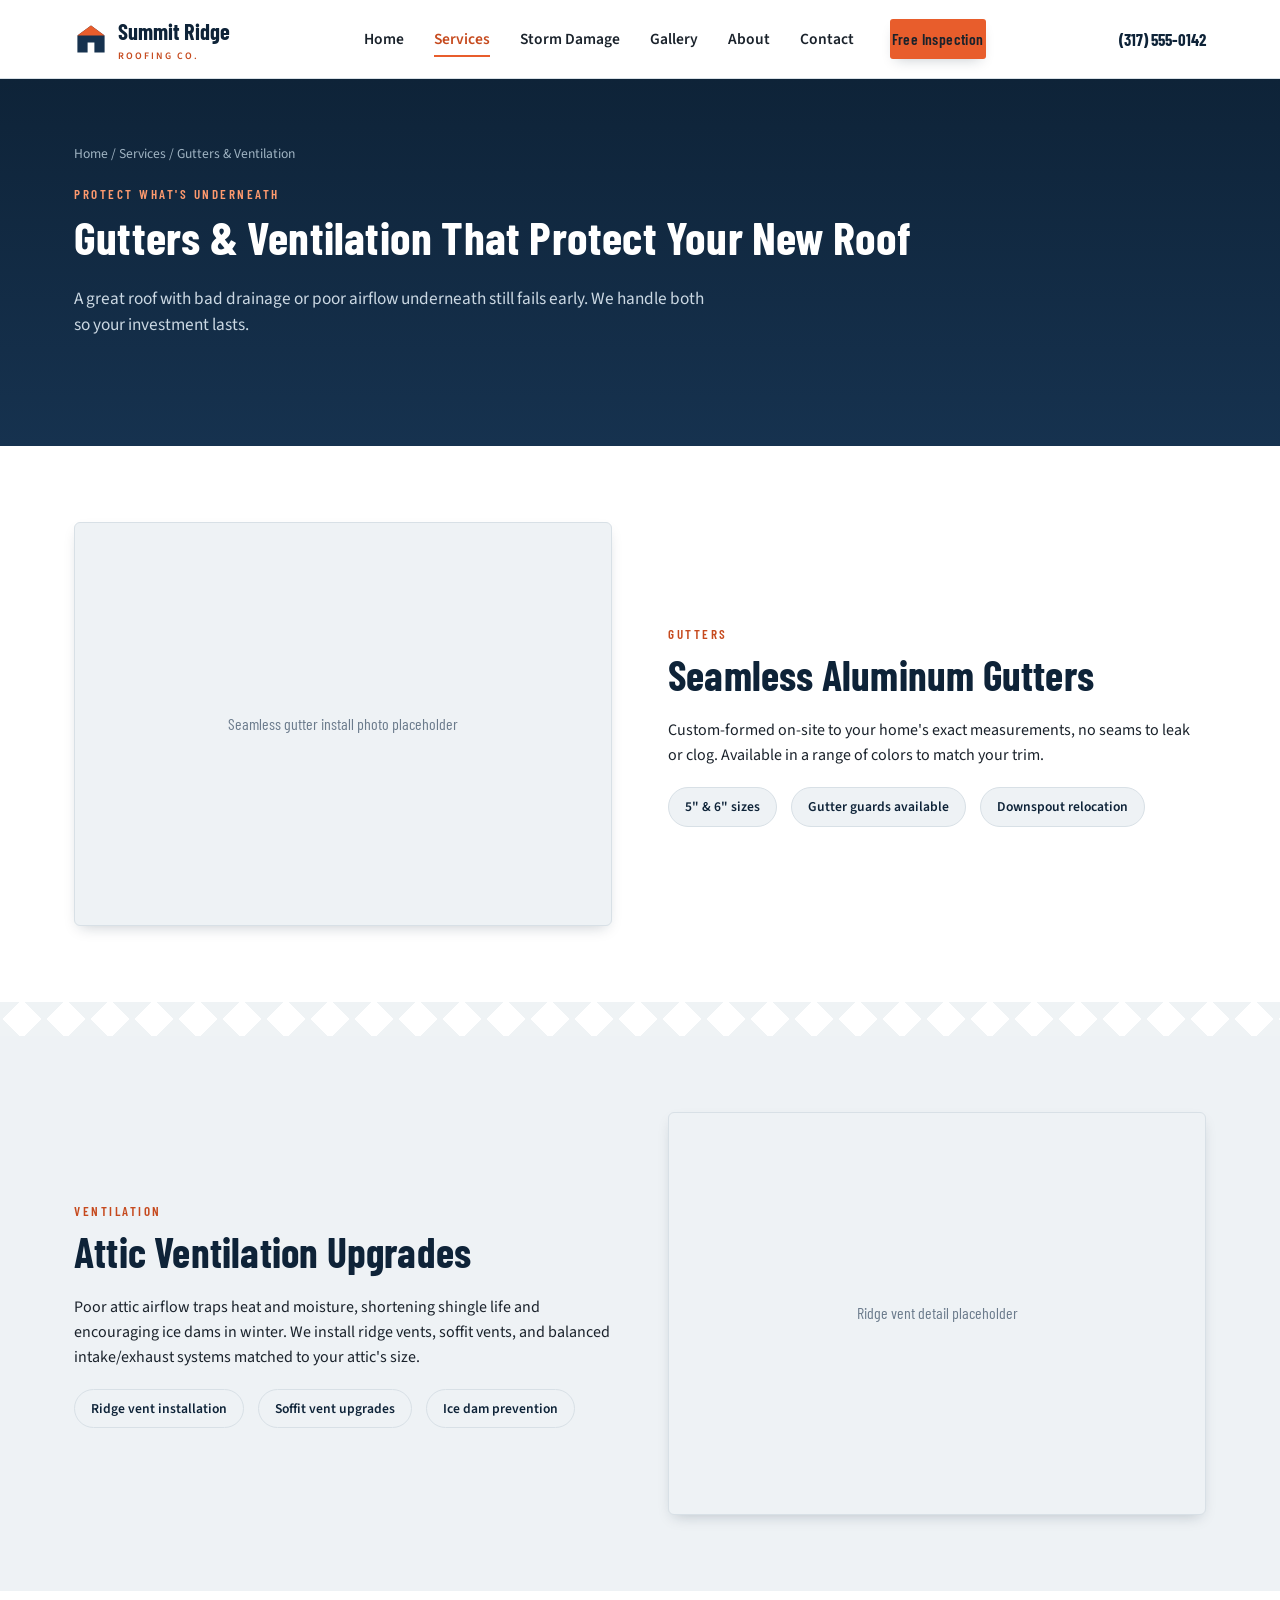
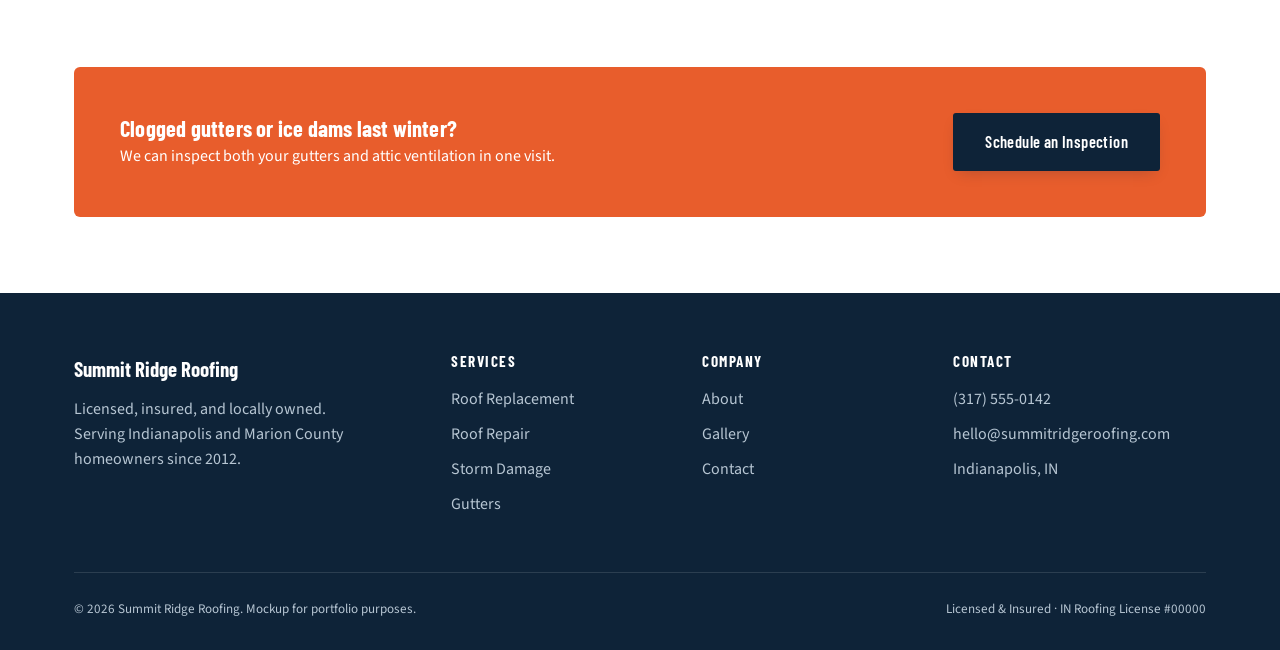
<file: gutters-ventilation.html>
<!DOCTYPE html>
<html lang="en">
<head>
<meta charset="UTF-8">
<meta name="viewport" content="width=device-width, initial-scale=1.0">
<title>Gutters & Ventilation | Summit Ridge Roofing</title>
<meta name="description" content="Seamless gutter installation and attic ventilation services in Indianapolis, IN.">
<link rel="preconnect" href="https://fonts.googleapis.com">
<link href="https://fonts.googleapis.com/css2?family=Barlow+Condensed:wght@500;600;700&family=Source+Sans+3:wght@400;600;700&display=swap" rel="stylesheet">
<link rel="stylesheet" href="assets/style.css">
</head>
<body>

<header class="site-header">
  <div class="nav-wrap">
    <a href="index.html" class="brand">
      <svg class="brand-mark" viewBox="0 0 40 40" fill="none" xmlns="http://www.w3.org/2000/svg" aria-hidden="true">
        <path d="M20 4L36 16V36H24V24H16V36H4V16L20 4Z" fill="#16324F"/>
        <path d="M20 4L36 16H4L20 4Z" fill="#E85D2C"/>
      </svg>
      <span>Summit Ridge<br><small>Roofing Co.</small></span>
    </a>
    <nav class="nav-links" id="navLinks">
      <a href="index.html">Home</a>
      <a href="services.html" aria-current="page">Services</a>
      <a href="storm-damage.html">Storm Damage</a>
      <a href="gallery.html">Gallery</a>
      <a href="about.html">About</a>
      <a href="contact.html">Contact</a>
      <a href="contact.html#booking" class="btn btn-primary nav-cta">Free Inspection</a>
    </nav>
    <a href="tel:13175550142" class="nav-phone">(317) 555-0142</a>
    <button class="hamburger" id="hamburger" aria-label="Toggle navigation" aria-expanded="false">
      <span></span><span></span><span></span>
    </button>
  </div>
</header>

<section class="page-hero">
  <div class="container">
    <div class="breadcrumb"><a href="index.html">Home</a> / <a href="services.html">Services</a> / Gutters &amp; Ventilation</div>
    <span class="eyebrow">Protect What's Underneath</span>
    <h1>Gutters &amp; Ventilation That Protect Your New Roof</h1>
    <p>A great roof with bad drainage or poor airflow underneath still fails early. We handle both so your investment lasts.</p>
  </div>
</section>

<section>
  <div class="container">
    <div class="split">
      <div class="media-box">Seamless gutter install photo placeholder</div>
      <div>
        <span class="eyebrow">Gutters</span>
        <h2>Seamless Aluminum Gutters</h2>
        <p>Custom-formed on-site to your home's exact measurements, no seams to leak or clog. Available in a range of colors to match your trim.</p>
        <div class="badge-row">
          <span class="badge-pill">5" &amp; 6" sizes</span>
          <span class="badge-pill">Gutter guards available</span>
          <span class="badge-pill">Downspout relocation</span>
        </div>
      </div>
    </div>
  </div>
</section>

<div class="shingle-divider on-tint"></div>
<section class="section-tint">
  <div class="container">
    <div class="split">
      <div>
        <span class="eyebrow">Ventilation</span>
        <h2>Attic Ventilation Upgrades</h2>
        <p>Poor attic airflow traps heat and moisture, shortening shingle life and encouraging ice dams in winter. We install ridge vents, soffit vents, and balanced intake/exhaust systems matched to your attic's size.</p>
        <div class="badge-row">
          <span class="badge-pill">Ridge vent installation</span>
          <span class="badge-pill">Soffit vent upgrades</span>
          <span class="badge-pill">Ice dam prevention</span>
        </div>
      </div>
      <div class="media-box">Ridge vent detail placeholder</div>
    </div>
  </div>
</section>

<section>
  <div class="container">
    <div class="cta-banner">
      <div>
        <h3>Clogged gutters or ice dams last winter?</h3>
        <p style="margin:0;">We can inspect both your gutters and attic ventilation in one visit.</p>
      </div>
      <a href="contact.html#booking" class="btn btn-primary">Schedule an Inspection</a>
    </div>
  </div>
</section>

<footer class="site-footer">
  <div class="container">
    <div class="footer-grid">
      <div>
        <div class="footer-brand">Summit Ridge Roofing</div>
        <p style="margin-top:12px;max-width:280px;">Licensed, insured, and locally owned. Serving Indianapolis and Marion County homeowners since 2012.</p>
      </div>
      <div>
        <h4>Services</h4>
        <ul>
          <li><a href="roof-replacement.html">Roof Replacement</a></li>
          <li><a href="roof-repair.html">Roof Repair</a></li>
          <li><a href="storm-damage.html">Storm Damage</a></li>
          <li><a href="gutters-ventilation.html">Gutters</a></li>
        </ul>
      </div>
      <div>
        <h4>Company</h4>
        <ul>
          <li><a href="about.html">About</a></li>
          <li><a href="gallery.html">Gallery</a></li>
          <li><a href="contact.html">Contact</a></li>
        </ul>
      </div>
      <div>
        <h4>Contact</h4>
        <ul>
          <li><a href="tel:13175550142">(317) 555-0142</a></li>
          <li><a href="mailto:hello@summitridgeroofing.com">hello@summitridgeroofing.com</a></li>
          <li>Indianapolis, IN</li>
        </ul>
      </div>
    </div>
    <div class="footer-bottom">
      <span>© 2026 Summit Ridge Roofing. Mockup for portfolio purposes.</span>
      <span>Licensed &amp; Insured · IN Roofing License #00000</span>
    </div>
  </div>
</footer>

<script src="assets/script.js"></script>
</body>
</html>
</file>
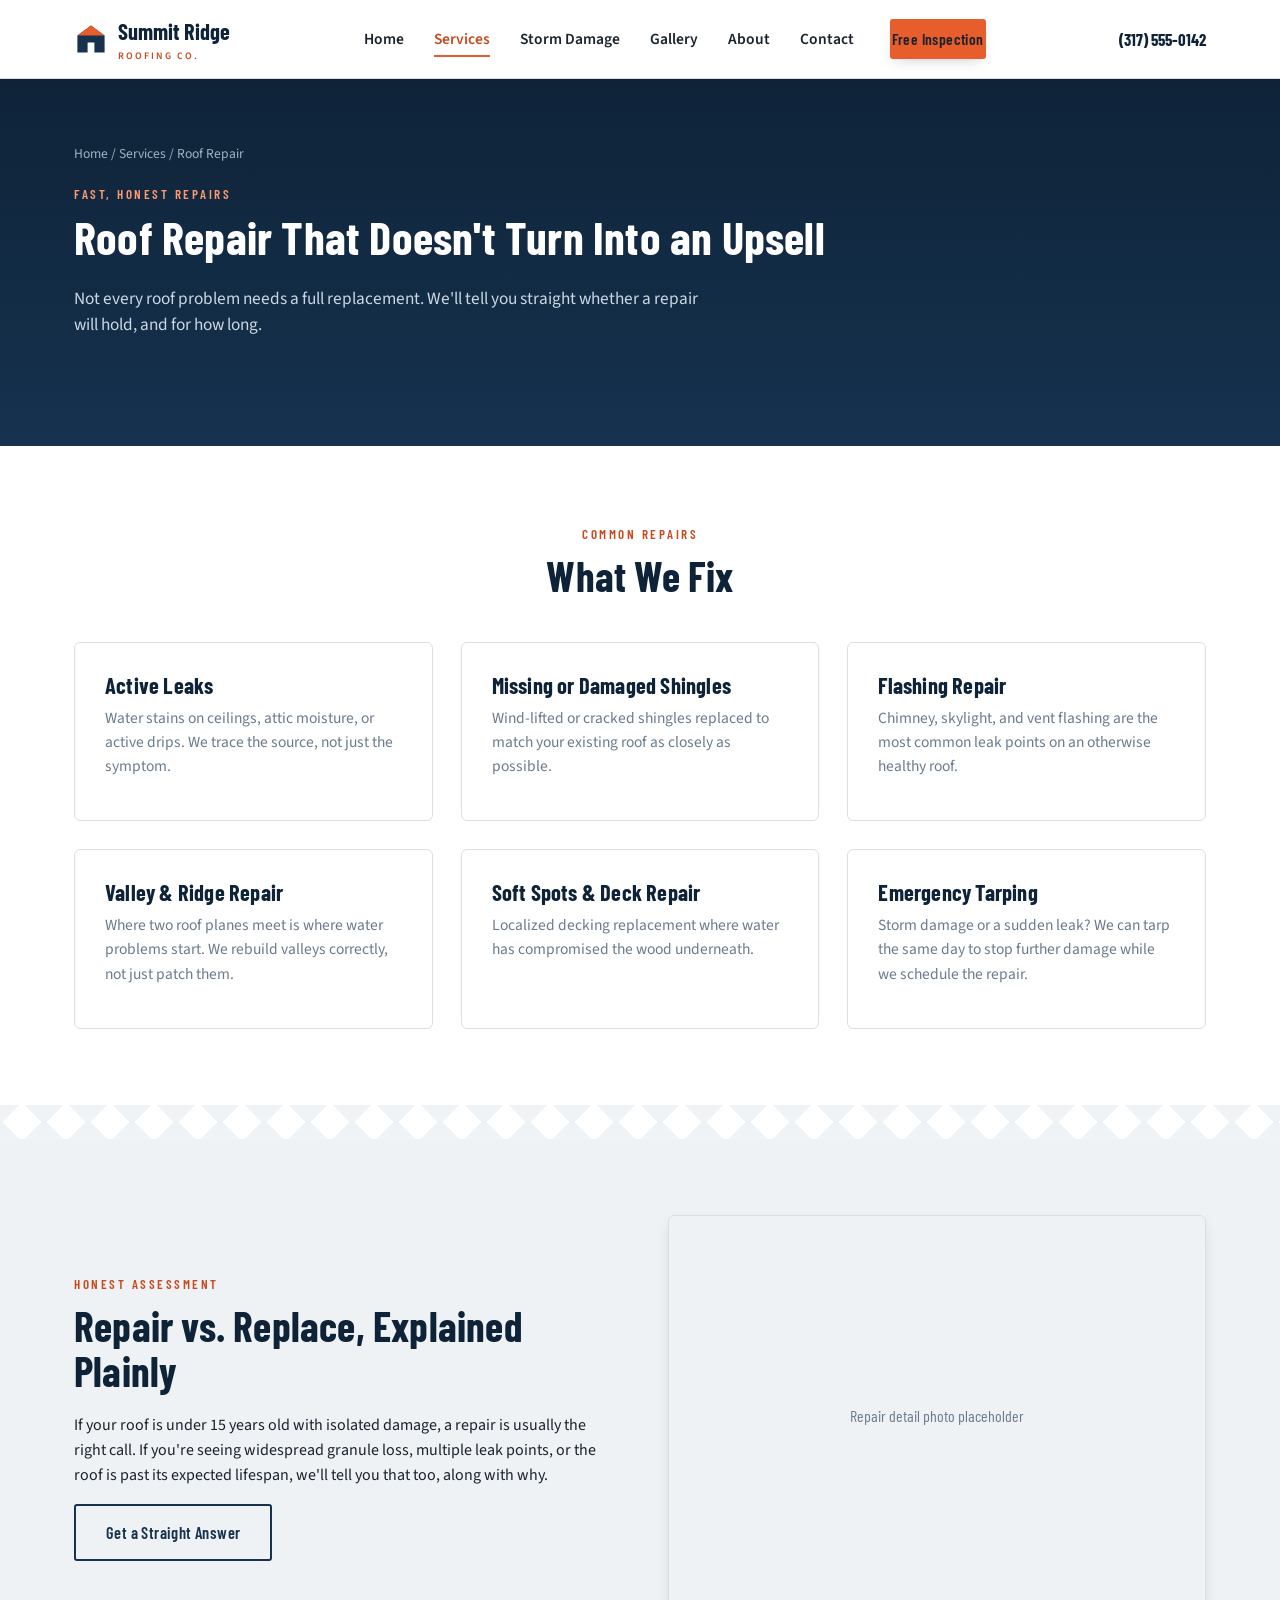
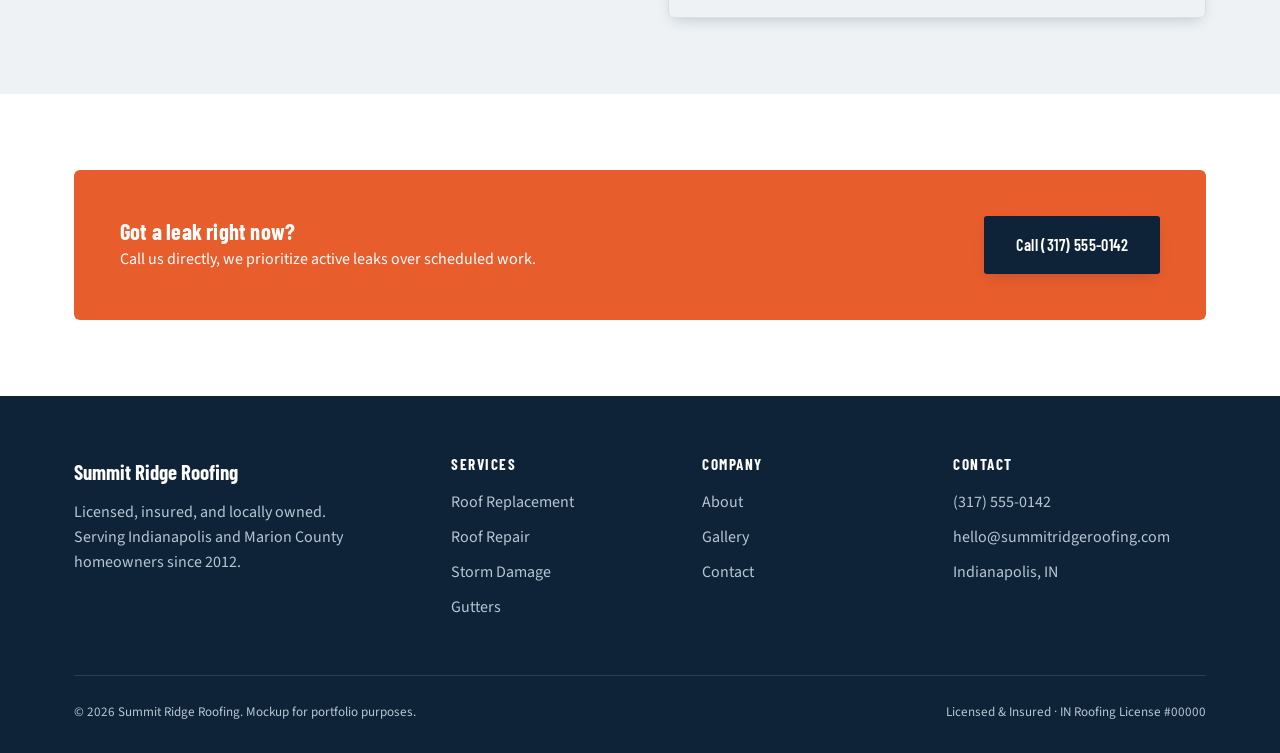
<file: roof-repair.html>
<!DOCTYPE html>
<html lang="en">
<head>
<meta charset="UTF-8">
<meta name="viewport" content="width=device-width, initial-scale=1.0">
<title>Roof Repair | Summit Ridge Roofing</title>
<meta name="description" content="Fast roof leak repair, missing shingle replacement, and flashing repair in Indianapolis, IN.">
<link rel="preconnect" href="https://fonts.googleapis.com">
<link href="https://fonts.googleapis.com/css2?family=Barlow+Condensed:wght@500;600;700&family=Source+Sans+3:wght@400;600;700&display=swap" rel="stylesheet">
<link rel="stylesheet" href="assets/style.css">
</head>
<body>

<header class="site-header">
  <div class="nav-wrap">
    <a href="index.html" class="brand">
      <svg class="brand-mark" viewBox="0 0 40 40" fill="none" xmlns="http://www.w3.org/2000/svg" aria-hidden="true">
        <path d="M20 4L36 16V36H24V24H16V36H4V16L20 4Z" fill="#16324F"/>
        <path d="M20 4L36 16H4L20 4Z" fill="#E85D2C"/>
      </svg>
      <span>Summit Ridge<br><small>Roofing Co.</small></span>
    </a>
    <nav class="nav-links" id="navLinks">
      <a href="index.html">Home</a>
      <a href="services.html" aria-current="page">Services</a>
      <a href="storm-damage.html">Storm Damage</a>
      <a href="gallery.html">Gallery</a>
      <a href="about.html">About</a>
      <a href="contact.html">Contact</a>
      <a href="contact.html#booking" class="btn btn-primary nav-cta">Free Inspection</a>
    </nav>
    <a href="tel:13175550142" class="nav-phone">(317) 555-0142</a>
    <button class="hamburger" id="hamburger" aria-label="Toggle navigation" aria-expanded="false">
      <span></span><span></span><span></span>
    </button>
  </div>
</header>

<section class="page-hero">
  <div class="container">
    <div class="breadcrumb"><a href="index.html">Home</a> / <a href="services.html">Services</a> / Roof Repair</div>
    <span class="eyebrow">Fast, Honest Repairs</span>
    <h1>Roof Repair That Doesn't Turn Into an Upsell</h1>
    <p>Not every roof problem needs a full replacement. We'll tell you straight whether a repair will hold, and for how long.</p>
  </div>
</section>

<section>
  <div class="container">
    <div class="section-head center">
      <span class="eyebrow">Common Repairs</span>
      <h2>What We Fix</h2>
    </div>
    <div class="grid grid-3">
      <div class="card"><h3>Active Leaks</h3><p>Water stains on ceilings, attic moisture, or active drips. We trace the source, not just the symptom.</p></div>
      <div class="card"><h3>Missing or Damaged Shingles</h3><p>Wind-lifted or cracked shingles replaced to match your existing roof as closely as possible.</p></div>
      <div class="card"><h3>Flashing Repair</h3><p>Chimney, skylight, and vent flashing are the most common leak points on an otherwise healthy roof.</p></div>
      <div class="card"><h3>Valley &amp; Ridge Repair</h3><p>Where two roof planes meet is where water problems start. We rebuild valleys correctly, not just patch them.</p></div>
      <div class="card"><h3>Soft Spots &amp; Deck Repair</h3><p>Localized decking replacement where water has compromised the wood underneath.</p></div>
      <div class="card"><h3>Emergency Tarping</h3><p>Storm damage or a sudden leak? We can tarp the same day to stop further damage while we schedule the repair.</p></div>
    </div>
  </div>
</section>

<div class="shingle-divider on-tint"></div>
<section class="section-tint">
  <div class="container">
    <div class="split">
      <div>
        <span class="eyebrow">Honest Assessment</span>
        <h2>Repair vs. Replace, Explained Plainly</h2>
        <p>If your roof is under 15 years old with isolated damage, a repair is usually the right call. If you're seeing widespread granule loss, multiple leak points, or the roof is past its expected lifespan, we'll tell you that too, along with why.</p>
        <a href="contact.html#booking" class="btn btn-navy">Get a Straight Answer</a>
      </div>
      <div class="media-box">Repair detail photo placeholder</div>
    </div>
  </div>
</section>

<section>
  <div class="container">
    <div class="cta-banner">
      <div>
        <h3>Got a leak right now?</h3>
        <p style="margin:0;">Call us directly, we prioritize active leaks over scheduled work.</p>
      </div>
      <a href="tel:13175550142" class="btn btn-primary">Call (317) 555-0142</a>
    </div>
  </div>
</section>

<footer class="site-footer">
  <div class="container">
    <div class="footer-grid">
      <div>
        <div class="footer-brand">Summit Ridge Roofing</div>
        <p style="margin-top:12px;max-width:280px;">Licensed, insured, and locally owned. Serving Indianapolis and Marion County homeowners since 2012.</p>
      </div>
      <div>
        <h4>Services</h4>
        <ul>
          <li><a href="roof-replacement.html">Roof Replacement</a></li>
          <li><a href="roof-repair.html">Roof Repair</a></li>
          <li><a href="storm-damage.html">Storm Damage</a></li>
          <li><a href="gutters-ventilation.html">Gutters</a></li>
        </ul>
      </div>
      <div>
        <h4>Company</h4>
        <ul>
          <li><a href="about.html">About</a></li>
          <li><a href="gallery.html">Gallery</a></li>
          <li><a href="contact.html">Contact</a></li>
        </ul>
      </div>
      <div>
        <h4>Contact</h4>
        <ul>
          <li><a href="tel:13175550142">(317) 555-0142</a></li>
          <li><a href="mailto:hello@summitridgeroofing.com">hello@summitridgeroofing.com</a></li>
          <li>Indianapolis, IN</li>
        </ul>
      </div>
    </div>
    <div class="footer-bottom">
      <span>© 2026 Summit Ridge Roofing. Mockup for portfolio purposes.</span>
      <span>Licensed &amp; Insured · IN Roofing License #00000</span>
    </div>
  </div>
</footer>

<script src="assets/script.js"></script>
</body>
</html>
</file>
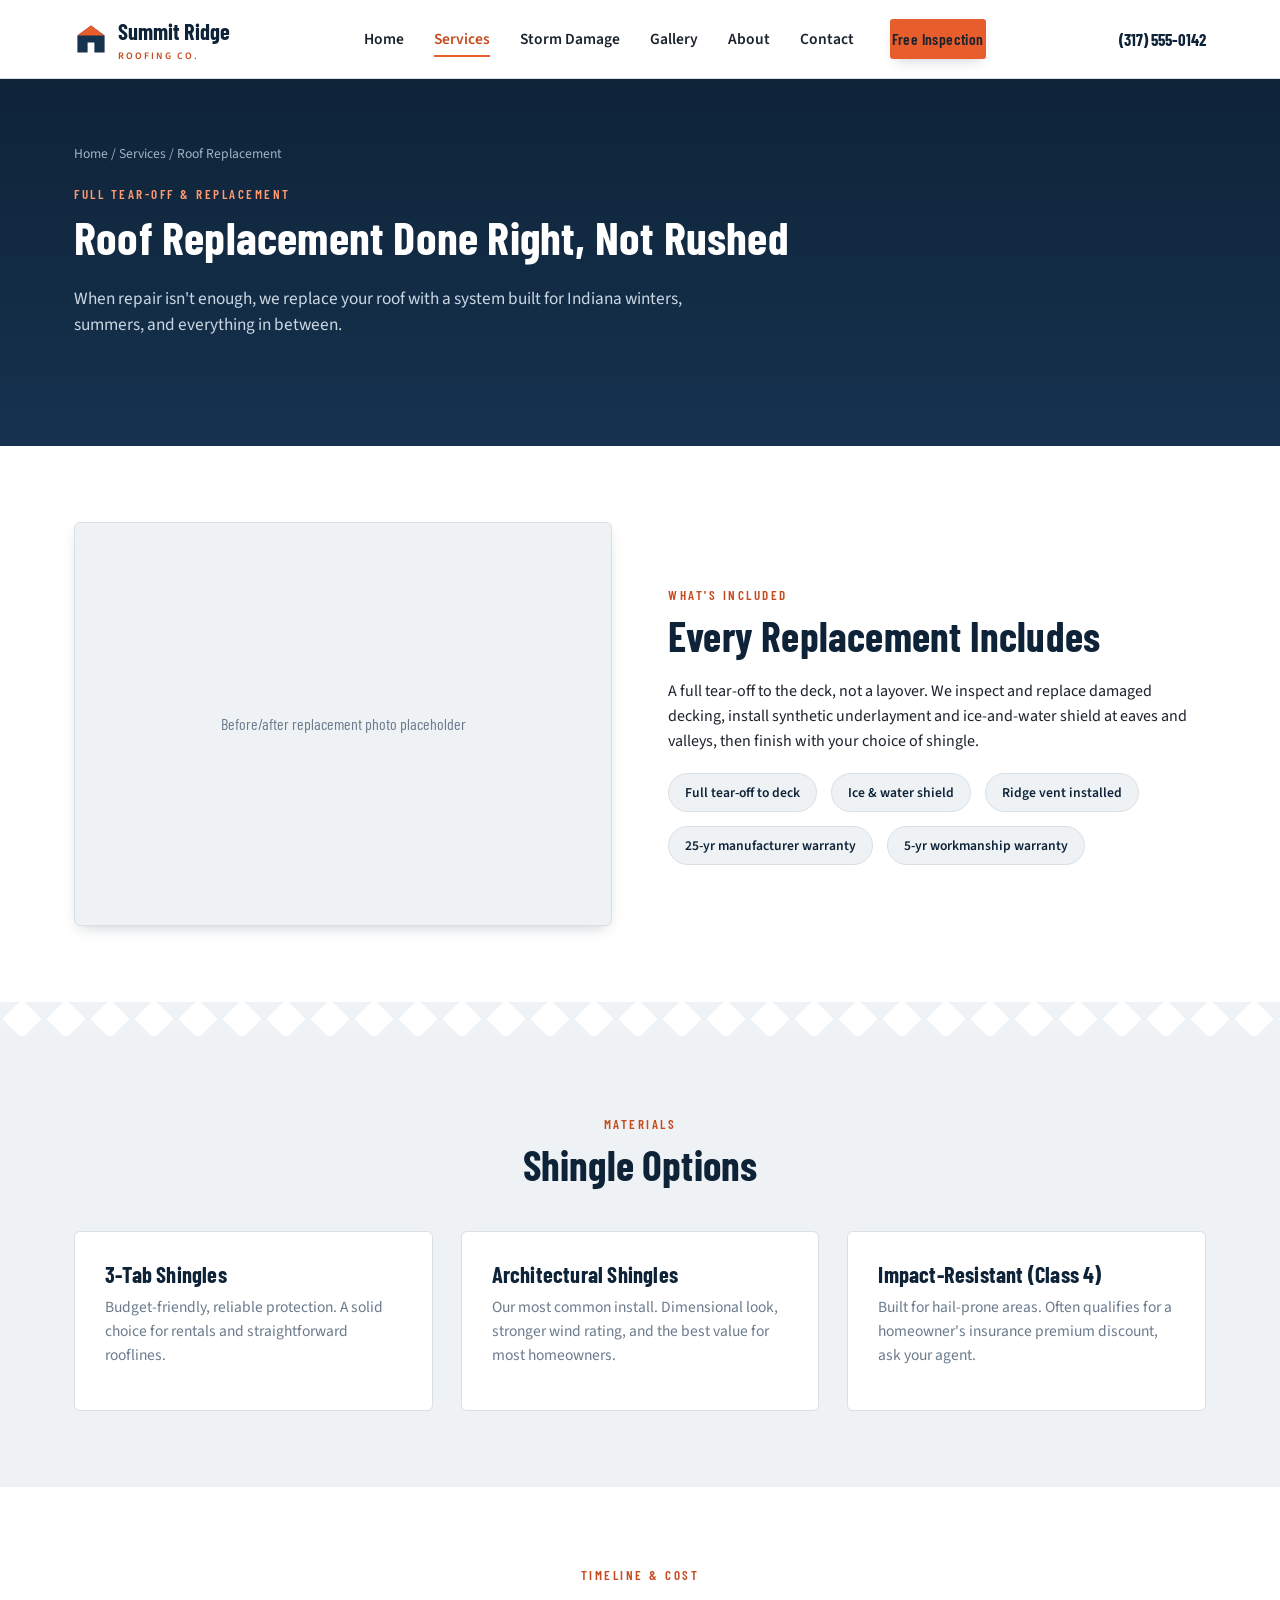
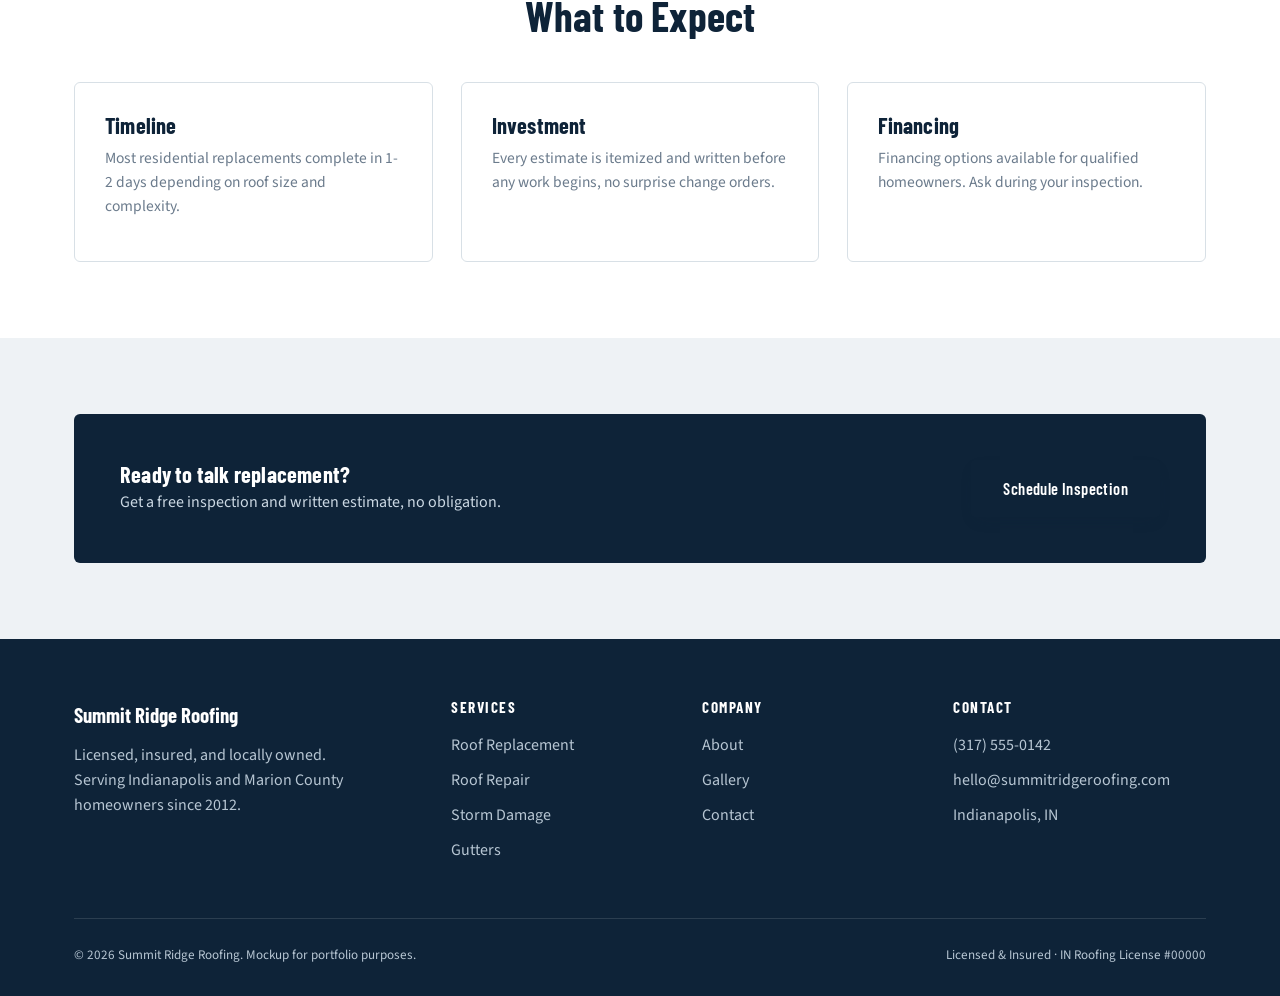
<file: roof-replacement.html>
<!DOCTYPE html>
<html lang="en">
<head>
<meta charset="UTF-8">
<meta name="viewport" content="width=device-width, initial-scale=1.0">
<title>Roof Replacement | Summit Ridge Roofing</title>
<meta name="description" content="Full roof replacement in Indianapolis with architectural or 3-tab shingles and a 25-year manufacturer warranty.">
<link rel="preconnect" href="https://fonts.googleapis.com">
<link href="https://fonts.googleapis.com/css2?family=Barlow+Condensed:wght@500;600;700&family=Source+Sans+3:wght@400;600;700&display=swap" rel="stylesheet">
<link rel="stylesheet" href="assets/style.css">
</head>
<body>

<header class="site-header">
  <div class="nav-wrap">
    <a href="index.html" class="brand">
      <svg class="brand-mark" viewBox="0 0 40 40" fill="none" xmlns="http://www.w3.org/2000/svg" aria-hidden="true">
        <path d="M20 4L36 16V36H24V24H16V36H4V16L20 4Z" fill="#16324F"/>
        <path d="M20 4L36 16H4L20 4Z" fill="#E85D2C"/>
      </svg>
      <span>Summit Ridge<br><small>Roofing Co.</small></span>
    </a>
    <nav class="nav-links" id="navLinks">
      <a href="index.html">Home</a>
      <a href="services.html" aria-current="page">Services</a>
      <a href="storm-damage.html">Storm Damage</a>
      <a href="gallery.html">Gallery</a>
      <a href="about.html">About</a>
      <a href="contact.html">Contact</a>
      <a href="contact.html#booking" class="btn btn-primary nav-cta">Free Inspection</a>
    </nav>
    <a href="tel:13175550142" class="nav-phone">(317) 555-0142</a>
    <button class="hamburger" id="hamburger" aria-label="Toggle navigation" aria-expanded="false">
      <span></span><span></span><span></span>
    </button>
  </div>
</header>

<section class="page-hero">
  <div class="container">
    <div class="breadcrumb"><a href="index.html">Home</a> / <a href="services.html">Services</a> / Roof Replacement</div>
    <span class="eyebrow">Full Tear-Off &amp; Replacement</span>
    <h1>Roof Replacement Done Right, Not Rushed</h1>
    <p>When repair isn't enough, we replace your roof with a system built for Indiana winters, summers, and everything in between.</p>
  </div>
</section>

<section>
  <div class="container">
    <div class="split">
      <div class="media-box">Before/after replacement photo placeholder</div>
      <div>
        <span class="eyebrow">What's Included</span>
        <h2>Every Replacement Includes</h2>
        <p>A full tear-off to the deck, not a layover. We inspect and replace damaged decking, install synthetic underlayment and ice-and-water shield at eaves and valleys, then finish with your choice of shingle.</p>
        <div class="badge-row">
          <span class="badge-pill">Full tear-off to deck</span>
          <span class="badge-pill">Ice &amp; water shield</span>
          <span class="badge-pill">Ridge vent installed</span>
          <span class="badge-pill">25-yr manufacturer warranty</span>
          <span class="badge-pill">5-yr workmanship warranty</span>
        </div>
      </div>
    </div>
  </div>
</section>

<div class="shingle-divider on-tint"></div>
<section class="section-tint">
  <div class="container">
    <div class="section-head center">
      <span class="eyebrow">Materials</span>
      <h2>Shingle Options</h2>
    </div>
    <div class="grid grid-3">
      <div class="card">
        <h3>3-Tab Shingles</h3>
        <p>Budget-friendly, reliable protection. A solid choice for rentals and straightforward rooflines.</p>
      </div>
      <div class="card">
        <h3>Architectural Shingles</h3>
        <p>Our most common install. Dimensional look, stronger wind rating, and the best value for most homeowners.</p>
      </div>
      <div class="card">
        <h3>Impact-Resistant (Class 4)</h3>
        <p>Built for hail-prone areas. Often qualifies for a homeowner's insurance premium discount, ask your agent.</p>
      </div>
    </div>
  </div>
</section>

<section>
  <div class="container">
    <div class="section-head center">
      <span class="eyebrow">Timeline &amp; Cost</span>
      <h2>What to Expect</h2>
    </div>
    <div class="grid grid-3">
      <div class="card"><h3>Timeline</h3><p>Most residential replacements complete in 1-2 days depending on roof size and complexity.</p></div>
      <div class="card"><h3>Investment</h3><p>Every estimate is itemized and written before any work begins, no surprise change orders.</p></div>
      <div class="card"><h3>Financing</h3><p>Financing options available for qualified homeowners. Ask during your inspection.</p></div>
    </div>
  </div>
</section>

<section class="section-tint">
  <div class="container">
    <div class="cta-banner" style="background:var(--navy-deep);">
      <div>
        <h3 style="color:#fff;">Ready to talk replacement?</h3>
        <p style="margin:0;color:#CBD8E3;">Get a free inspection and written estimate, no obligation.</p>
      </div>
      <a href="contact.html#booking" class="btn btn-primary">Schedule Inspection</a>
    </div>
  </div>
</section>

<footer class="site-footer">
  <div class="container">
    <div class="footer-grid">
      <div>
        <div class="footer-brand">Summit Ridge Roofing</div>
        <p style="margin-top:12px;max-width:280px;">Licensed, insured, and locally owned. Serving Indianapolis and Marion County homeowners since 2012.</p>
      </div>
      <div>
        <h4>Services</h4>
        <ul>
          <li><a href="roof-replacement.html">Roof Replacement</a></li>
          <li><a href="roof-repair.html">Roof Repair</a></li>
          <li><a href="storm-damage.html">Storm Damage</a></li>
          <li><a href="gutters-ventilation.html">Gutters</a></li>
        </ul>
      </div>
      <div>
        <h4>Company</h4>
        <ul>
          <li><a href="about.html">About</a></li>
          <li><a href="gallery.html">Gallery</a></li>
          <li><a href="contact.html">Contact</a></li>
        </ul>
      </div>
      <div>
        <h4>Contact</h4>
        <ul>
          <li><a href="tel:13175550142">(317) 555-0142</a></li>
          <li><a href="mailto:hello@summitridgeroofing.com">hello@summitridgeroofing.com</a></li>
          <li>Indianapolis, IN</li>
        </ul>
      </div>
    </div>
    <div class="footer-bottom">
      <span>© 2026 Summit Ridge Roofing. Mockup for portfolio purposes.</span>
      <span>Licensed &amp; Insured · IN Roofing License #00000</span>
    </div>
  </div>
</footer>

<script src="assets/script.js"></script>
</body>
</html>
</file>
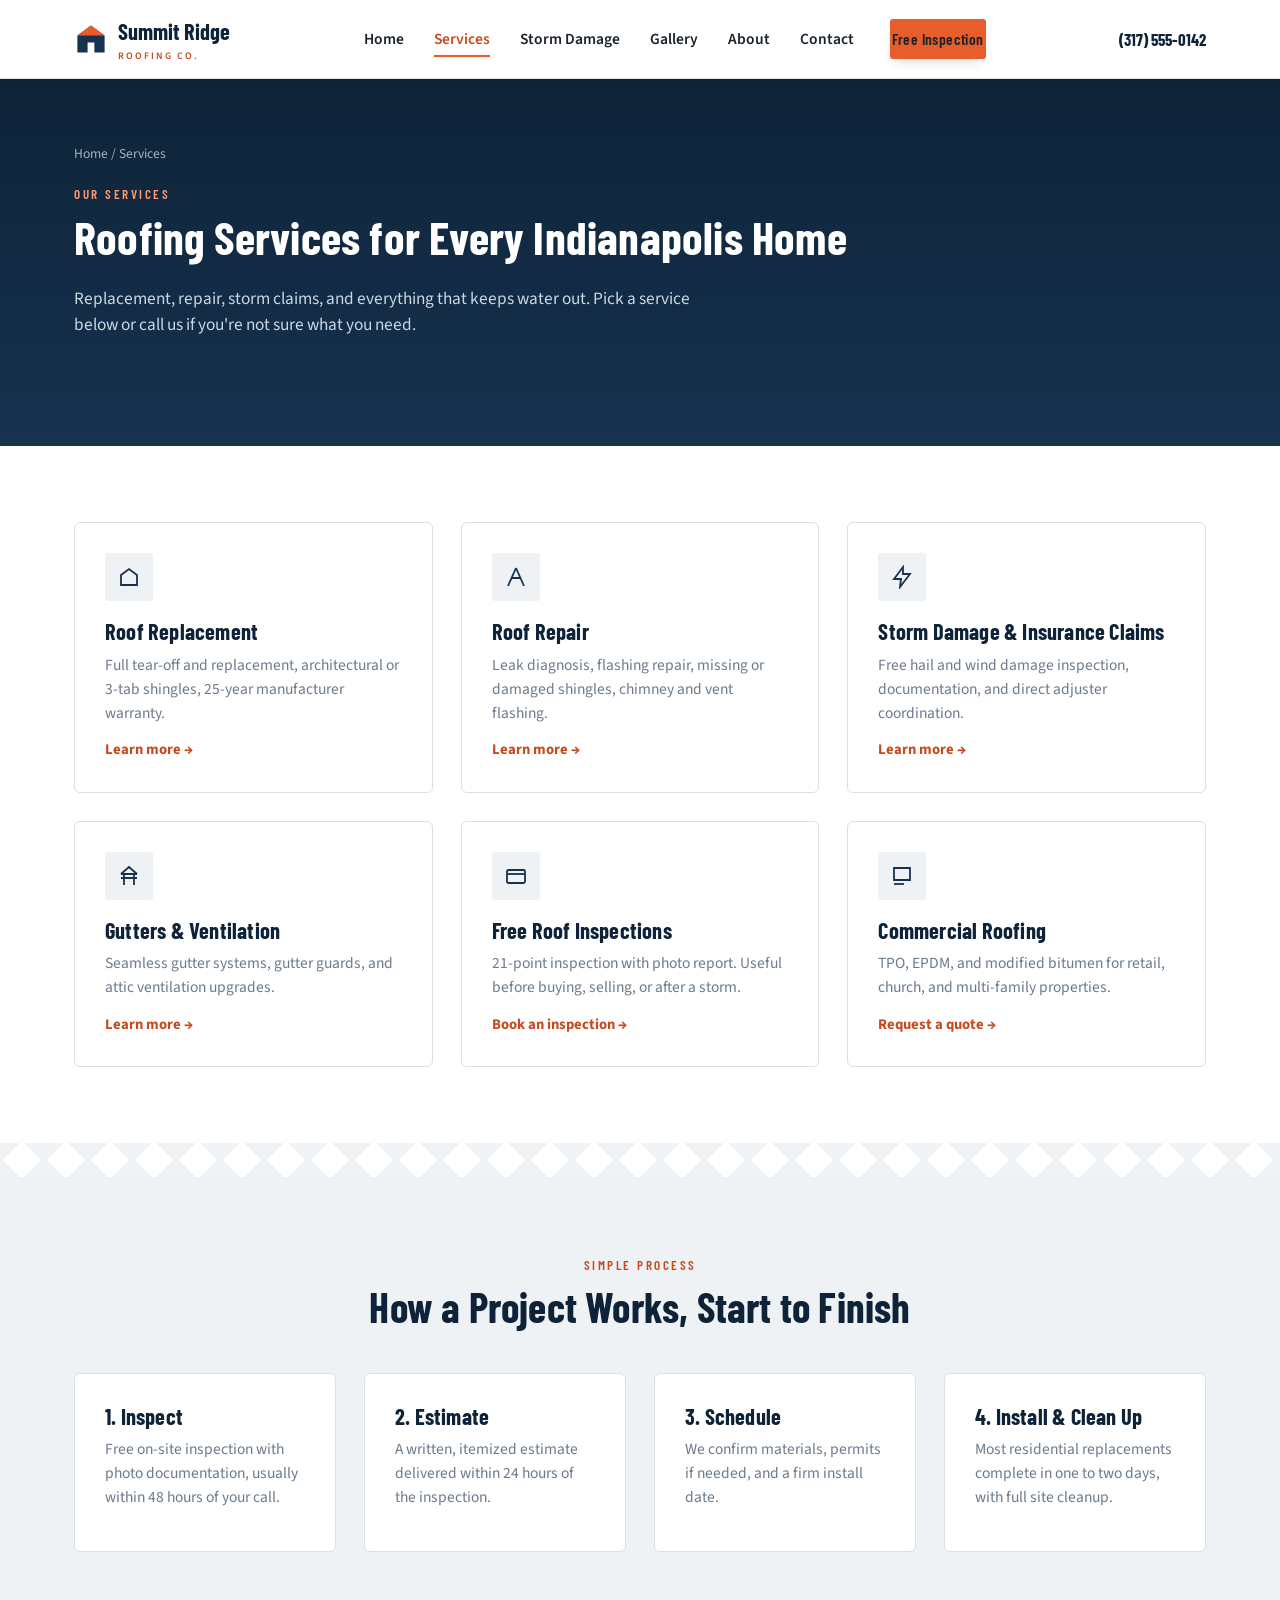
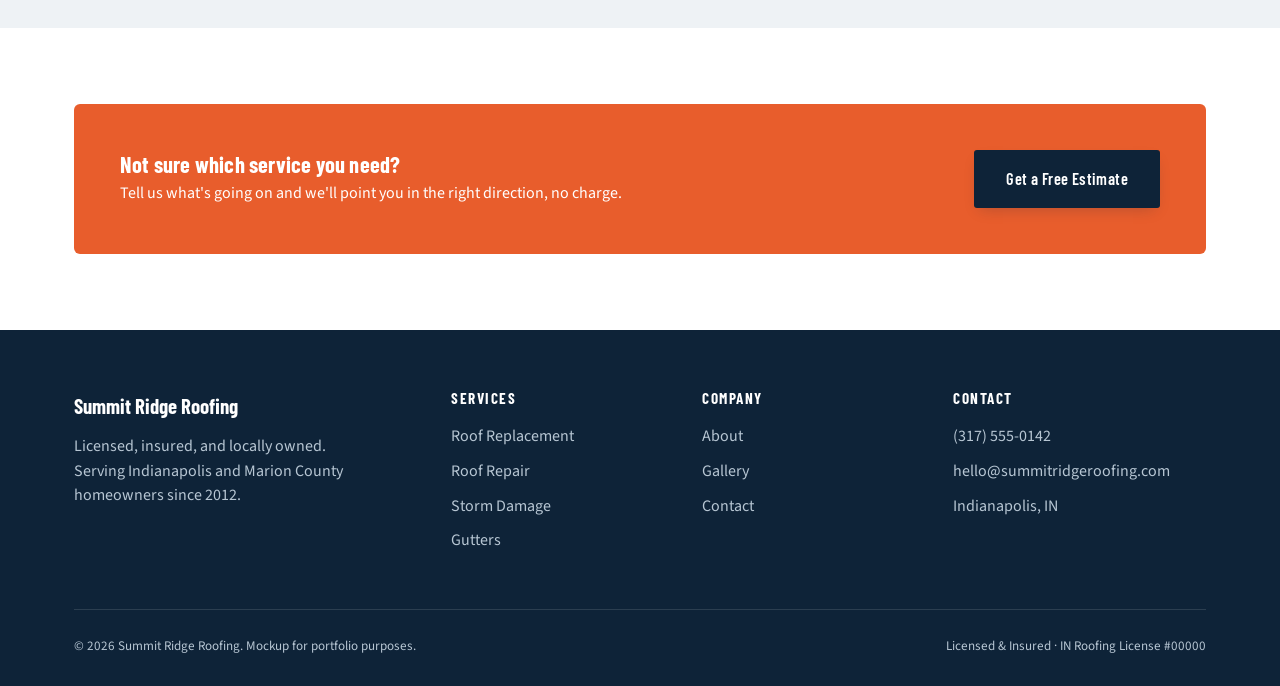
<file: services.html>
<!DOCTYPE html>
<html lang="en">
<head>
<meta charset="UTF-8">
<meta name="viewport" content="width=device-width, initial-scale=1.0">
<title>Roofing Services | Summit Ridge Roofing</title>
<meta name="description" content="Roof replacement, repair, storm damage claims, gutters, and commercial roofing services in Indianapolis, IN.">
<link rel="preconnect" href="https://fonts.googleapis.com">
<link href="https://fonts.googleapis.com/css2?family=Barlow+Condensed:wght@500;600;700&family=Source+Sans+3:wght@400;600;700&display=swap" rel="stylesheet">
<link rel="stylesheet" href="assets/style.css">
</head>
<body>

<header class="site-header">
  <div class="nav-wrap">
    <a href="index.html" class="brand">
      <svg class="brand-mark" viewBox="0 0 40 40" fill="none" xmlns="http://www.w3.org/2000/svg" aria-hidden="true">
        <path d="M20 4L36 16V36H24V24H16V36H4V16L20 4Z" fill="#16324F"/>
        <path d="M20 4L36 16H4L20 4Z" fill="#E85D2C"/>
      </svg>
      <span>Summit Ridge<br><small>Roofing Co.</small></span>
    </a>
    <nav class="nav-links" id="navLinks">
      <a href="index.html">Home</a>
      <a href="services.html" aria-current="page">Services</a>
      <a href="storm-damage.html">Storm Damage</a>
      <a href="gallery.html">Gallery</a>
      <a href="about.html">About</a>
      <a href="contact.html">Contact</a>
      <a href="contact.html#booking" class="btn btn-primary nav-cta">Free Inspection</a>
    </nav>
    <a href="tel:13175550142" class="nav-phone">(317) 555-0142</a>
    <button class="hamburger" id="hamburger" aria-label="Toggle navigation" aria-expanded="false">
      <span></span><span></span><span></span>
    </button>
  </div>
</header>

<section class="page-hero">
  <div class="container">
    <div class="breadcrumb"><a href="index.html">Home</a> / Services</div>
    <span class="eyebrow">Our Services</span>
    <h1>Roofing Services for Every Indianapolis Home</h1>
    <p>Replacement, repair, storm claims, and everything that keeps water out. Pick a service below or call us if you're not sure what you need.</p>
  </div>
</section>

<section>
  <div class="container">
    <div class="grid grid-3">
      <div class="card">
        <div class="icon-badge"><svg width="24" height="24" viewBox="0 0 24 24" fill="none"><path d="M4 20V10L12 4L20 10V20H4Z" stroke="#16324F" stroke-width="1.8"/></svg></div>
        <h3>Roof Replacement</h3>
        <p>Full tear-off and replacement, architectural or 3-tab shingles, 25-year manufacturer warranty.</p>
        <a href="roof-replacement.html" class="card-link">Learn more →</a>
      </div>
      <div class="card">
        <div class="icon-badge"><svg width="24" height="24" viewBox="0 0 24 24" fill="none"><path d="M12 3L4 21M12 3L20 21M8 13H16" stroke="#16324F" stroke-width="1.8"/></svg></div>
        <h3>Roof Repair</h3>
        <p>Leak diagnosis, flashing repair, missing or damaged shingles, chimney and vent flashing.</p>
        <a href="roof-repair.html" class="card-link">Learn more →</a>
      </div>
      <div class="card">
        <div class="icon-badge"><svg width="24" height="24" viewBox="0 0 24 24" fill="none"><path d="M13 2L4 14H11L10 22L20 9H13L13 2Z" stroke="#16324F" stroke-width="1.8"/></svg></div>
        <h3>Storm Damage &amp; Insurance Claims</h3>
        <p>Free hail and wind damage inspection, documentation, and direct adjuster coordination.</p>
        <a href="storm-damage.html" class="card-link">Learn more →</a>
      </div>
      <div class="card">
        <div class="icon-badge"><svg width="24" height="24" viewBox="0 0 24 24" fill="none"><path d="M4 10H20M4 14H20M7 10V21M17 10V21M4 10L12 3L20 10" stroke="#16324F" stroke-width="1.8"/></svg></div>
        <h3>Gutters &amp; Ventilation</h3>
        <p>Seamless gutter systems, gutter guards, and attic ventilation upgrades.</p>
        <a href="gutters-ventilation.html" class="card-link">Learn more →</a>
      </div>
      <div class="card">
        <div class="icon-badge"><svg width="24" height="24" viewBox="0 0 24 24" fill="none"><rect x="3" y="6" width="18" height="13" rx="1.5" stroke="#16324F" stroke-width="1.8"/><path d="M3 10H21" stroke="#16324F" stroke-width="1.8"/></svg></div>
        <h3>Free Roof Inspections</h3>
        <p>21-point inspection with photo report. Useful before buying, selling, or after a storm.</p>
        <a href="contact.html#booking" class="card-link">Book an inspection →</a>
      </div>
      <div class="card">
        <div class="icon-badge"><svg width="24" height="24" viewBox="0 0 24 24" fill="none"><path d="M4 4H20V16H4V4Z" stroke="#16324F" stroke-width="1.8"/><path d="M4 20H14" stroke="#16324F" stroke-width="1.8"/></svg></div>
        <h3>Commercial Roofing</h3>
        <p>TPO, EPDM, and modified bitumen for retail, church, and multi-family properties.</p>
        <a href="contact.html#booking" class="card-link">Request a quote →</a>
      </div>
    </div>
  </div>
</section>

<div class="shingle-divider on-tint"></div>
<section class="section-tint">
  <div class="container">
    <div class="section-head center">
      <span class="eyebrow">Simple Process</span>
      <h2>How a Project Works, Start to Finish</h2>
    </div>
    <div class="grid grid-4">
      <div class="card"><h3>1. Inspect</h3><p>Free on-site inspection with photo documentation, usually within 48 hours of your call.</p></div>
      <div class="card"><h3>2. Estimate</h3><p>A written, itemized estimate delivered within 24 hours of the inspection.</p></div>
      <div class="card"><h3>3. Schedule</h3><p>We confirm materials, permits if needed, and a firm install date.</p></div>
      <div class="card"><h3>4. Install &amp; Clean Up</h3><p>Most residential replacements complete in one to two days, with full site cleanup.</p></div>
    </div>
  </div>
</section>

<section>
  <div class="container">
    <div class="cta-banner">
      <div>
        <h3>Not sure which service you need?</h3>
        <p style="margin:0;">Tell us what's going on and we'll point you in the right direction, no charge.</p>
      </div>
      <a href="contact.html#booking" class="btn btn-primary">Get a Free Estimate</a>
    </div>
  </div>
</section>

<footer class="site-footer">
  <div class="container">
    <div class="footer-grid">
      <div>
        <div class="footer-brand">Summit Ridge Roofing</div>
        <p style="margin-top:12px;max-width:280px;">Licensed, insured, and locally owned. Serving Indianapolis and Marion County homeowners since 2012.</p>
      </div>
      <div>
        <h4>Services</h4>
        <ul>
          <li><a href="roof-replacement.html">Roof Replacement</a></li>
          <li><a href="roof-repair.html">Roof Repair</a></li>
          <li><a href="storm-damage.html">Storm Damage</a></li>
          <li><a href="gutters-ventilation.html">Gutters</a></li>
        </ul>
      </div>
      <div>
        <h4>Company</h4>
        <ul>
          <li><a href="about.html">About</a></li>
          <li><a href="gallery.html">Gallery</a></li>
          <li><a href="contact.html">Contact</a></li>
        </ul>
      </div>
      <div>
        <h4>Contact</h4>
        <ul>
          <li><a href="tel:13175550142">(317) 555-0142</a></li>
          <li><a href="mailto:hello@summitridgeroofing.com">hello@summitridgeroofing.com</a></li>
          <li>Indianapolis, IN</li>
        </ul>
      </div>
    </div>
    <div class="footer-bottom">
      <span>© 2026 Summit Ridge Roofing. Mockup for portfolio purposes.</span>
      <span>Licensed &amp; Insured · IN Roofing License #00000</span>
    </div>
  </div>
</footer>

<script src="assets/script.js"></script>
</body>
</html>
</file>
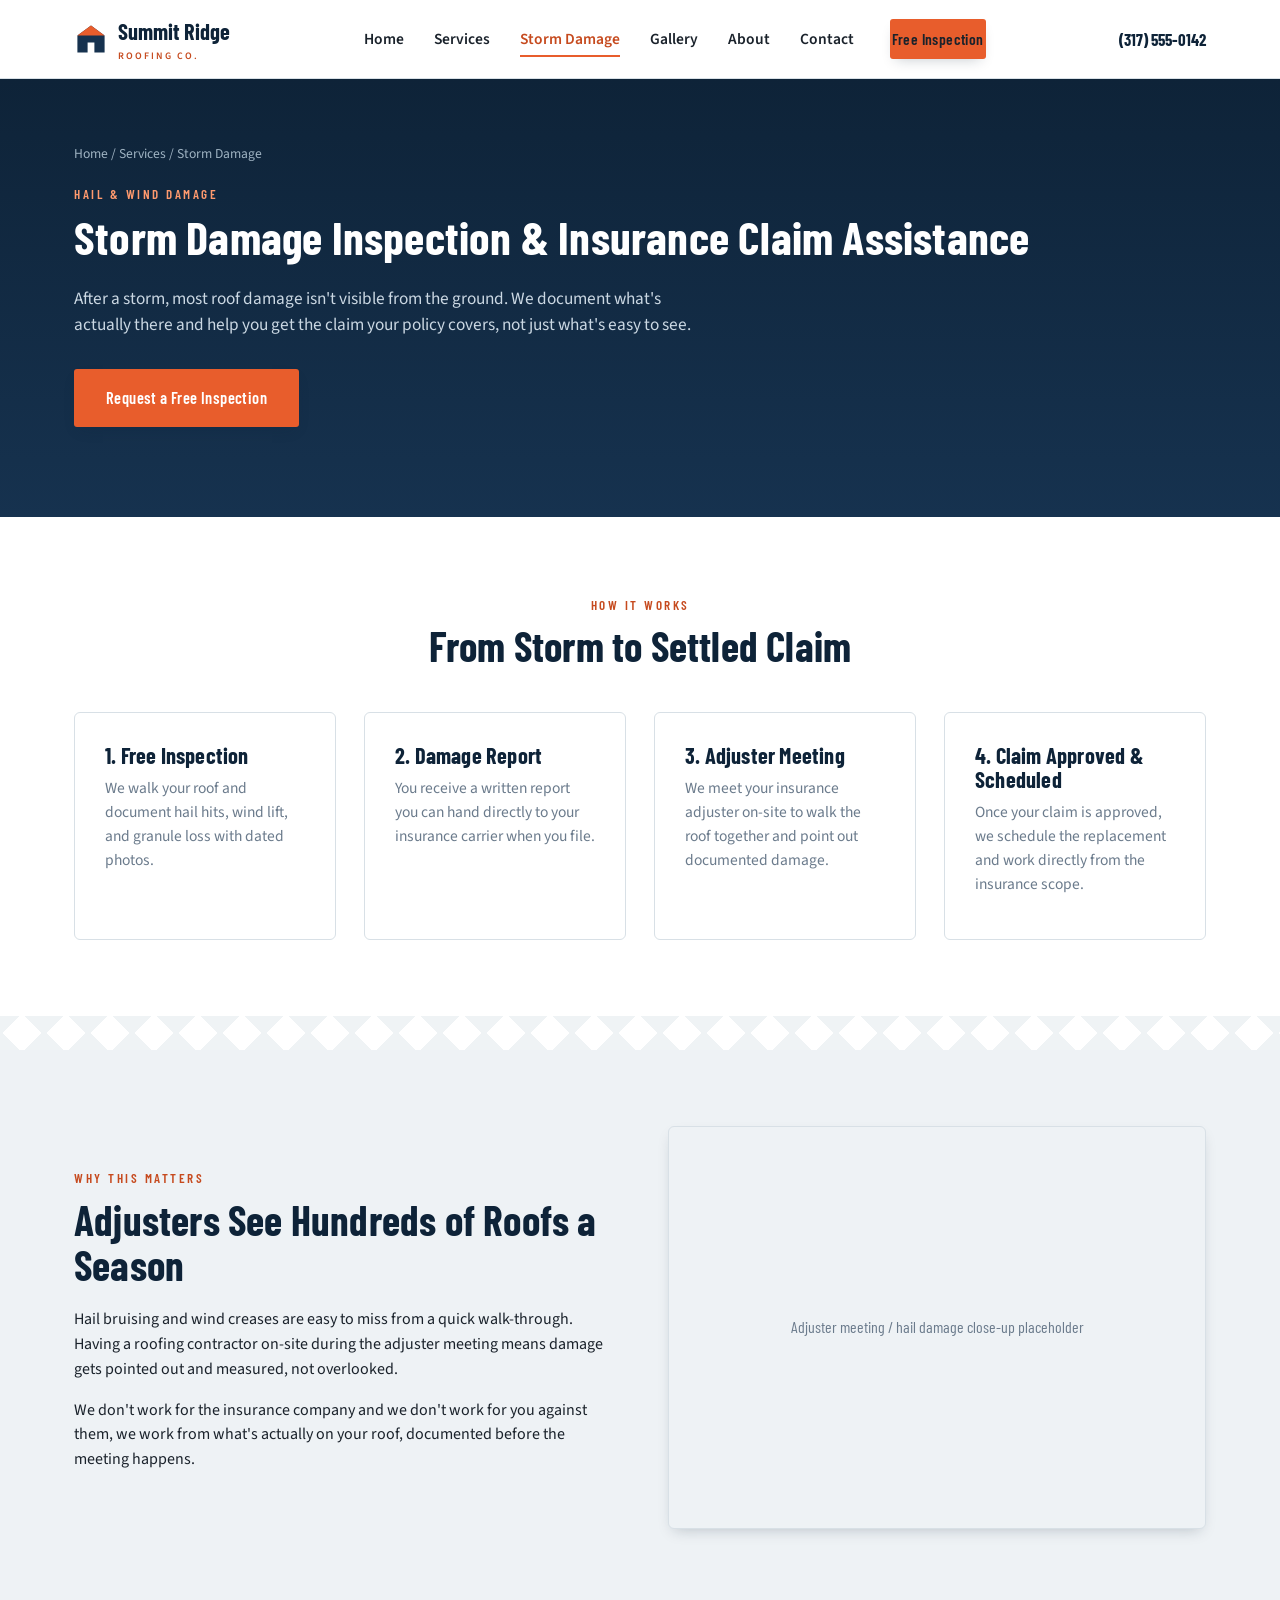
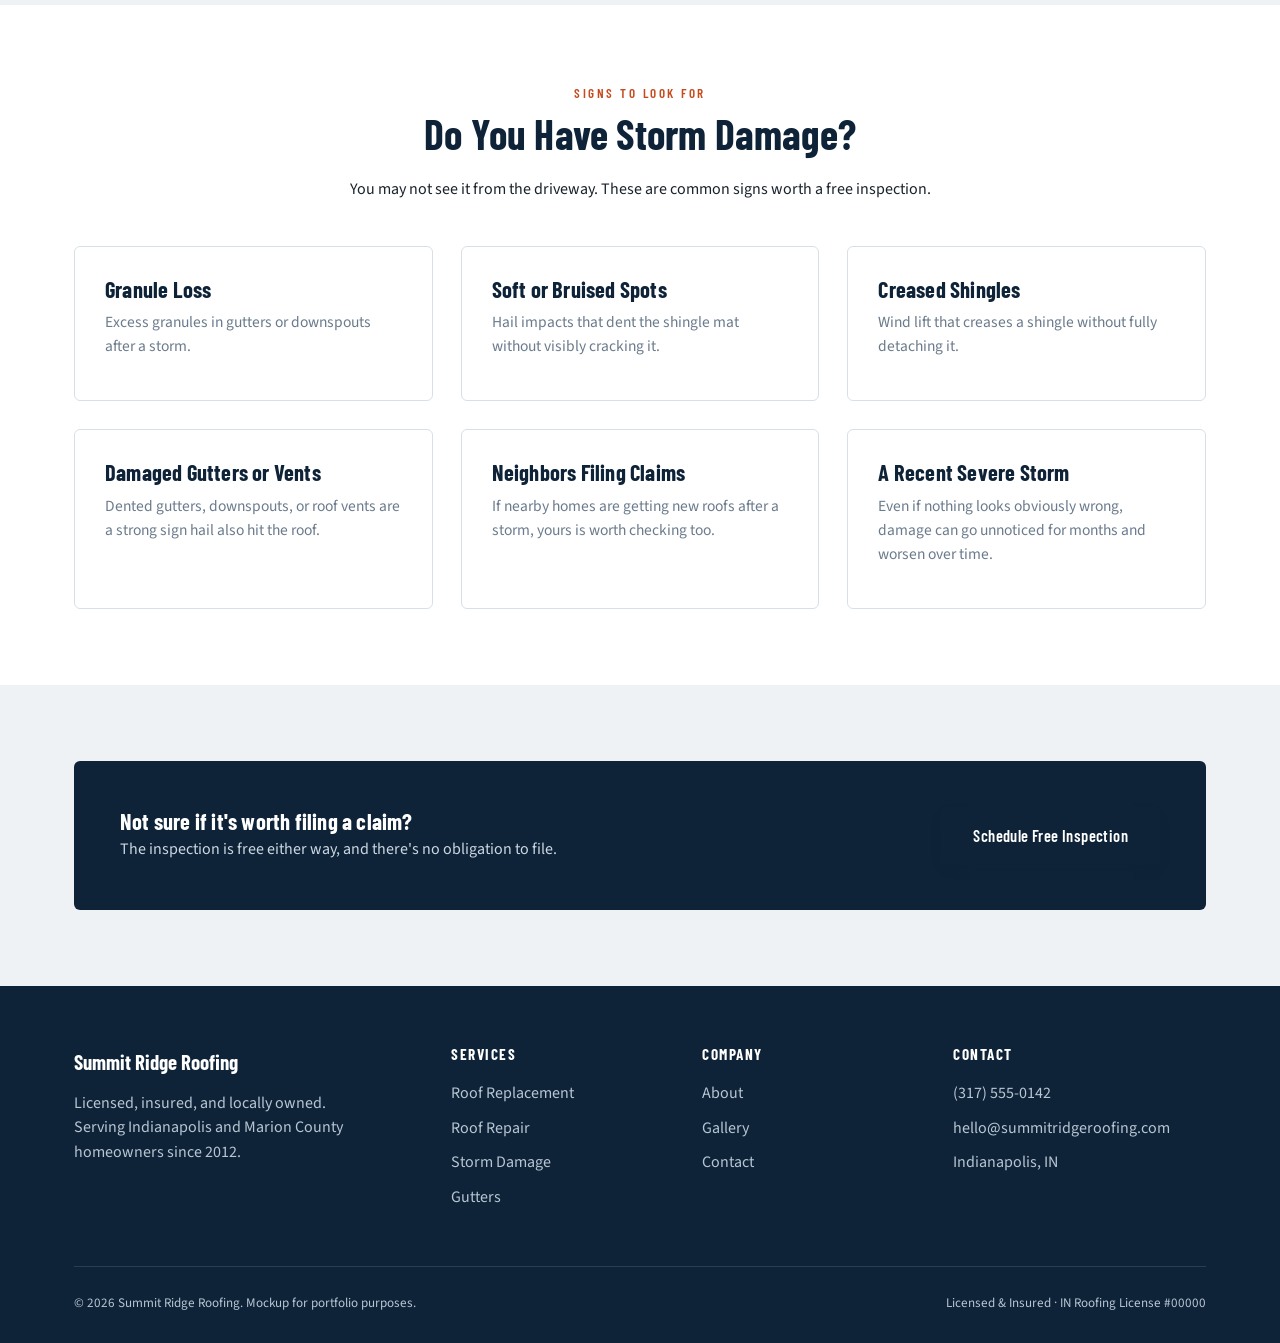
<file: storm-damage.html>
<!DOCTYPE html>
<html lang="en">
<head>
<meta charset="UTF-8">
<meta name="viewport" content="width=device-width, initial-scale=1.0">
<title>Storm Damage & Insurance Claims | Summit Ridge Roofing</title>
<meta name="description" content="Free storm damage inspection and insurance claim assistance for Indianapolis homeowners. We document damage and coordinate directly with your adjuster.">
<link rel="preconnect" href="https://fonts.googleapis.com">
<link href="https://fonts.googleapis.com/css2?family=Barlow+Condensed:wght@500;600;700&family=Source+Sans+3:wght@400;600;700&display=swap" rel="stylesheet">
<link rel="stylesheet" href="assets/style.css">
</head>
<body>

<header class="site-header">
  <div class="nav-wrap">
    <a href="index.html" class="brand">
      <svg class="brand-mark" viewBox="0 0 40 40" fill="none" xmlns="http://www.w3.org/2000/svg" aria-hidden="true">
        <path d="M20 4L36 16V36H24V24H16V36H4V16L20 4Z" fill="#16324F"/>
        <path d="M20 4L36 16H4L20 4Z" fill="#E85D2C"/>
      </svg>
      <span>Summit Ridge<br><small>Roofing Co.</small></span>
    </a>
    <nav class="nav-links" id="navLinks">
      <a href="index.html">Home</a>
      <a href="services.html">Services</a>
      <a href="storm-damage.html" aria-current="page">Storm Damage</a>
      <a href="gallery.html">Gallery</a>
      <a href="about.html">About</a>
      <a href="contact.html">Contact</a>
      <a href="contact.html#booking" class="btn btn-primary nav-cta">Free Inspection</a>
    </nav>
    <a href="tel:13175550142" class="nav-phone">(317) 555-0142</a>
    <button class="hamburger" id="hamburger" aria-label="Toggle navigation" aria-expanded="false">
      <span></span><span></span><span></span>
    </button>
  </div>
</header>

<section class="page-hero">
  <div class="container">
    <div class="breadcrumb"><a href="index.html">Home</a> / <a href="services.html">Services</a> / Storm Damage</div>
    <span class="eyebrow">Hail &amp; Wind Damage</span>
    <h1>Storm Damage Inspection &amp; Insurance Claim Assistance</h1>
    <p>After a storm, most roof damage isn't visible from the ground. We document what's actually there and help you get the claim your policy covers, not just what's easy to see.</p>
    <div class="hero-actions">
      <a href="contact.html#booking" class="btn btn-primary">Request a Free Inspection</a>
    </div>
  </div>
</section>

<section>
  <div class="container">
    <div class="section-head center">
      <span class="eyebrow">How It Works</span>
      <h2>From Storm to Settled Claim</h2>
    </div>
    <div class="grid grid-4">
      <div class="card"><h3>1. Free Inspection</h3><p>We walk your roof and document hail hits, wind lift, and granule loss with dated photos.</p></div>
      <div class="card"><h3>2. Damage Report</h3><p>You receive a written report you can hand directly to your insurance carrier when you file.</p></div>
      <div class="card"><h3>3. Adjuster Meeting</h3><p>We meet your insurance adjuster on-site to walk the roof together and point out documented damage.</p></div>
      <div class="card"><h3>4. Claim Approved &amp; Scheduled</h3><p>Once your claim is approved, we schedule the replacement and work directly from the insurance scope.</p></div>
    </div>
  </div>
</section>

<div class="shingle-divider on-tint"></div>
<section class="section-tint">
  <div class="container">
    <div class="split">
      <div>
        <span class="eyebrow">Why This Matters</span>
        <h2>Adjusters See Hundreds of Roofs a Season</h2>
        <p>Hail bruising and wind creases are easy to miss from a quick walk-through. Having a roofing contractor on-site during the adjuster meeting means damage gets pointed out and measured, not overlooked.</p>
        <p>We don't work for the insurance company and we don't work for you against them, we work from what's actually on your roof, documented before the meeting happens.</p>
      </div>
      <div class="media-box">Adjuster meeting / hail damage close-up placeholder</div>
    </div>
  </div>
</section>

<section>
  <div class="container">
    <div class="section-head center">
      <span class="eyebrow">Signs to Look For</span>
      <h2>Do You Have Storm Damage?</h2>
      <p>You may not see it from the driveway. These are common signs worth a free inspection.</p>
    </div>
    <div class="grid grid-3">
      <div class="card"><h3>Granule Loss</h3><p>Excess granules in gutters or downspouts after a storm.</p></div>
      <div class="card"><h3>Soft or Bruised Spots</h3><p>Hail impacts that dent the shingle mat without visibly cracking it.</p></div>
      <div class="card"><h3>Creased Shingles</h3><p>Wind lift that creases a shingle without fully detaching it.</p></div>
      <div class="card"><h3>Damaged Gutters or Vents</h3><p>Dented gutters, downspouts, or roof vents are a strong sign hail also hit the roof.</p></div>
      <div class="card"><h3>Neighbors Filing Claims</h3><p>If nearby homes are getting new roofs after a storm, yours is worth checking too.</p></div>
      <div class="card"><h3>A Recent Severe Storm</h3><p>Even if nothing looks obviously wrong, damage can go unnoticed for months and worsen over time.</p></div>
    </div>
  </div>
</section>

<section class="section-tint">
  <div class="container">
    <div class="cta-banner" style="background:var(--navy-deep);">
      <div>
        <h3 style="color:#fff;">Not sure if it's worth filing a claim?</h3>
        <p style="margin:0;color:#CBD8E3;">The inspection is free either way, and there's no obligation to file.</p>
      </div>
      <a href="contact.html#booking" class="btn btn-primary">Schedule Free Inspection</a>
    </div>
  </div>
</section>

<footer class="site-footer">
  <div class="container">
    <div class="footer-grid">
      <div>
        <div class="footer-brand">Summit Ridge Roofing</div>
        <p style="margin-top:12px;max-width:280px;">Licensed, insured, and locally owned. Serving Indianapolis and Marion County homeowners since 2012.</p>
      </div>
      <div>
        <h4>Services</h4>
        <ul>
          <li><a href="roof-replacement.html">Roof Replacement</a></li>
          <li><a href="roof-repair.html">Roof Repair</a></li>
          <li><a href="storm-damage.html">Storm Damage</a></li>
          <li><a href="gutters-ventilation.html">Gutters</a></li>
        </ul>
      </div>
      <div>
        <h4>Company</h4>
        <ul>
          <li><a href="about.html">About</a></li>
          <li><a href="gallery.html">Gallery</a></li>
          <li><a href="contact.html">Contact</a></li>
        </ul>
      </div>
      <div>
        <h4>Contact</h4>
        <ul>
          <li><a href="tel:13175550142">(317) 555-0142</a></li>
          <li><a href="mailto:hello@summitridgeroofing.com">hello@summitridgeroofing.com</a></li>
          <li>Indianapolis, IN</li>
        </ul>
      </div>
    </div>
    <div class="footer-bottom">
      <span>© 2026 Summit Ridge Roofing. Mockup for portfolio purposes.</span>
      <span>Licensed &amp; Insured · IN Roofing License #00000</span>
    </div>
  </div>
</footer>

<script src="assets/script.js"></script>
</body>
</html>
</file>
<file: assets/style.css>
/* ============================================
   Summit Ridge Roofing — Shared Stylesheet
   Design tokens
   ============================================ */
:root {
  --navy: #16324F;
  --navy-deep: #0E2338;
  --navy-light: #234870;
  --steel: #6B7B8C;
  --steel-tint: #EEF2F5;
  --steel-line: #D8E0E6;
  --white: #FFFFFF;
  --ink: #1A222B;
  --orange: #E85D2C;
  --orange-deep: #C64A1E;
  --success: #2E7D4F;

  --font-display: "Barlow Condensed", "Archivo", sans-serif;
  --font-body: "Source Sans 3", "Inter", sans-serif;

  --radius-sm: 3px;
  --radius-md: 6px;
  --shadow-shingle: 0 6px 14px -6px rgba(14, 35, 56, 0.25);
  --shadow-lift: 0 14px 30px -10px rgba(14, 35, 56, 0.35);

  --maxw: 1180px;
}

/* ============================================
   Reset & base
   ============================================ */
* { box-sizing: border-box; }
html { scroll-behavior: smooth; }
body {
  margin: 0;
  font-family: var(--font-body);
  color: var(--ink);
  background: var(--white);
  line-height: 1.55;
  -webkit-font-smoothing: antialiased;
}
img { max-width: 100%; display: block; }
a { color: inherit; text-decoration: none; }
ul { list-style: none; margin: 0; padding: 0; }
h1, h2, h3, h4 {
  font-family: var(--font-display);
  font-weight: 700;
  color: var(--navy-deep);
  line-height: 1.08;
  margin: 0 0 0.5em;
  letter-spacing: 0.2px;
}
h1 { font-size: clamp(2.4rem, 5vw, 3.6rem); text-transform: none; }
h2 { font-size: clamp(1.9rem, 3.4vw, 2.6rem); }
h3 { font-size: 1.4rem; }
p { margin: 0 0 1em; }
.eyebrow {
  font-family: var(--font-display);
  text-transform: uppercase;
  letter-spacing: 2.5px;
  font-size: 0.82rem;
  color: var(--orange-deep);
  font-weight: 600;
  display: inline-block;
  margin-bottom: 0.6em;
}
.container {
  max-width: var(--maxw);
  margin: 0 auto;
  padding: 0 24px;
}
section { padding: 76px 0; }
.section-tint { background: var(--steel-tint); }
.section-navy { background: var(--navy-deep); color: #EAF0F5; }
.section-navy h2, .section-navy h3 { color: var(--white); }
:focus-visible {
  outline: 3px solid var(--orange);
  outline-offset: 2px;
}
@media (prefers-reduced-motion: reduce) {
  * { animation: none !important; transition: none !important; }
  html { scroll-behavior: auto; }
}

/* ============================================
   Buttons
   ============================================ */
.btn {
  display: inline-flex;
  align-items: center;
  justify-content: center;
  gap: 8px;
  font-family: var(--font-display);
  font-weight: 600;
  font-size: 1.02rem;
  letter-spacing: 0.4px;
  padding: 14px 30px;
  border-radius: var(--radius-sm);
  border: 2px solid transparent;
  cursor: pointer;
  transition: transform 0.15s ease, box-shadow 0.15s ease, background 0.15s ease;
}
.btn-primary {
  background: var(--orange);
  color: var(--white);
  box-shadow: var(--shadow-shingle);
}
.btn-primary:hover { background: var(--orange-deep); transform: translateY(-2px); }
.btn-outline {
  background: transparent;
  border-color: currentColor;
  color: var(--white);
}
.btn-outline:hover { background: rgba(255,255,255,0.12); }
.btn-navy {
  background: transparent;
  border-color: var(--navy);
  color: var(--navy);
}
.btn-navy:hover { background: var(--navy); color: var(--white); }

/* ============================================
   Header / Nav
   ============================================ */
.site-header {
  position: sticky;
  top: 0;
  z-index: 100;
  background: var(--white);
  border-bottom: 1px solid var(--steel-line);
}
.nav-wrap {
  max-width: var(--maxw);
  margin: 0 auto;
  padding: 14px 24px;
  display: flex;
  align-items: center;
  justify-content: space-between;
}
.brand {
  display: flex;
  align-items: center;
  gap: 10px;
  font-family: var(--font-display);
  font-weight: 700;
  font-size: 1.4rem;
  color: var(--navy-deep);
}
.brand .brand-mark {
  width: 34px;
  height: 34px;
  flex-shrink: 0;
}
.brand small {
  display: block;
  font-family: var(--font-body);
  font-weight: 600;
  font-size: 0.62rem;
  letter-spacing: 2px;
  color: var(--orange-deep);
  text-transform: uppercase;
}
.nav-links {
  display: flex;
  align-items: center;
  gap: 30px;
}
.nav-links a {
  font-size: 0.97rem;
  font-weight: 600;
  color: var(--ink);
  position: relative;
  padding: 6px 0;
}
.nav-links a::after {
  content: "";
  position: absolute;
  left: 0; right: 0; bottom: 0;
  height: 2px;
  background: var(--orange);
  transform: scaleX(0);
  transform-origin: left;
  transition: transform 0.2s ease;
}
.nav-links a:hover::after,
.nav-links a[aria-current="page"]::after { transform: scaleX(1); }
.nav-links a[aria-current="page"] { color: var(--orange-deep); }
.nav-phone {
  display: flex;
  align-items: center;
  gap: 8px;
  font-family: var(--font-display);
  font-weight: 700;
  font-size: 1.05rem;
  color: var(--navy-deep);
}
.nav-cta { margin-left: 6px; }

.hamburger {
  display: none;
  flex-direction: column;
  gap: 5px;
  background: none;
  border: none;
  cursor: pointer;
  padding: 8px;
}
.hamburger span {
  width: 26px;
  height: 3px;
  background: var(--navy-deep);
  border-radius: 2px;
  transition: transform 0.2s ease, opacity 0.2s ease;
}
.hamburger.is-open span:nth-child(1) { transform: translateY(8px) rotate(45deg); }
.hamburger.is-open span:nth-child(2) { opacity: 0; }
.hamburger.is-open span:nth-child(3) { transform: translateY(-8px) rotate(-45deg); }

@media (max-width: 900px) {
  .nav-links {
    position: fixed;
    top: 66px; left: 0; right: 0; bottom: 0;
    background: var(--white);
    flex-direction: column;
    align-items: flex-start;
    padding: 30px 24px;
    gap: 22px;
    transform: translateX(100%);
    transition: transform 0.25s ease;
    overflow-y: auto;
  }
  .nav-links.is-open { transform: translateX(0); }
  .nav-links a { font-size: 1.15rem; width: 100%; }
  .nav-phone { display: none; }
  .hamburger { display: flex; }
}

/* ============================================
   Signature element: shingle-course divider
   A row of overlapping trapezoid "shingles" —
   used between major sections to echo roof coursing.
   ============================================ */
.shingle-divider {
  --shingle-color: var(--navy-deep);
  height: 34px;
  width: 100%;
  background:
    linear-gradient(135deg, var(--shingle-color) 25%, transparent 25%) 0 0/44px 34px,
    linear-gradient(225deg, var(--shingle-color) 25%, transparent 25%) 0 0/44px 34px,
    linear-gradient(315deg, var(--shingle-color) 25%, transparent 25%) 0 0/44px 34px,
    linear-gradient(45deg, var(--shingle-color) 25%, transparent 25%) 0 0/44px 34px;
  background-color: transparent;
  opacity: 0.9;
}
.shingle-divider.flip { transform: scaleY(-1); }
.shingle-divider.on-tint { --shingle-color: var(--steel-tint); }
.shingle-divider.on-white { --shingle-color: var(--white); }

/* Roofline hero edge */
.roofline-edge {
  position: relative;
  clip-path: polygon(
    0 0, 100% 0, 100% 92%,
    92% 100%, 84% 88%, 76% 100%, 68% 88%, 60% 100%,
    52% 88%, 44% 100%, 36% 88%, 28% 100%, 20% 88%, 12% 100%, 4% 88%, 0 96%
  );
}

/* ============================================
   Hero
   ============================================ */
.hero {
  background: linear-gradient(180deg, var(--navy-deep) 0%, var(--navy) 100%);
  color: var(--white);
  padding: 90px 0 130px;
  position: relative;
}
.hero .container { max-width: 780px; }
.hero .eyebrow { color: #FF9A6E; }
.hero h1 { color: var(--white); }
.hero p.lead { font-size: 1.2rem; color: #CBD8E3; max-width: 560px; }
.hero-actions { display: flex; gap: 16px; flex-wrap: wrap; margin-top: 30px; }
.trust-strip {
  display: flex;
  flex-wrap: wrap;
  gap: 28px;
  margin-top: 46px;
  padding-top: 30px;
  border-top: 1px solid rgba(255,255,255,0.18);
}
.trust-strip .trust-item {
  display: flex;
  align-items: center;
  gap: 10px;
  font-size: 0.92rem;
  font-weight: 600;
  color: #DCE6EE;
}
.trust-item svg { flex-shrink: 0; }

/* Page hero (interior pages, shorter) */
.page-hero {
  background: linear-gradient(180deg, var(--navy-deep) 0%, var(--navy) 100%);
  color: var(--white);
  padding: 64px 0 90px;
}
.page-hero .eyebrow { color: #FF9A6E; }
.page-hero h1 { color: var(--white); font-size: clamp(2rem, 4vw, 2.9rem); }
.page-hero p { color: #CBD8E3; max-width: 640px; font-size: 1.08rem; }
.breadcrumb {
  font-size: 0.85rem;
  color: #9FB3C2;
  margin-bottom: 18px;
}
.breadcrumb a:hover { color: var(--white); }

/* ============================================
   Grids & cards
   ============================================ */
.grid {
  display: grid;
  gap: 28px;
}
.grid-3 { grid-template-columns: repeat(3, 1fr); }
.grid-2 { grid-template-columns: repeat(2, 1fr); }
.grid-4 { grid-template-columns: repeat(4, 1fr); }
@media (max-width: 900px) {
  .grid-3, .grid-4 { grid-template-columns: repeat(2, 1fr); }
}
@media (max-width: 600px) {
  .grid-3, .grid-4, .grid-2 { grid-template-columns: 1fr; }
}

.card {
  background: var(--white);
  border: 1px solid var(--steel-line);
  border-radius: var(--radius-md);
  padding: 30px;
  transition: box-shadow 0.2s ease, transform 0.2s ease;
}
.card:hover { box-shadow: var(--shadow-lift); transform: translateY(-3px); }
.card .icon-badge {
  width: 48px; height: 48px;
  border-radius: var(--radius-sm);
  background: var(--steel-tint);
  display: flex; align-items: center; justify-content: center;
  margin-bottom: 18px;
  color: var(--navy);
}
.card h3 { margin-bottom: 0.4em; }
.card p { color: var(--steel); margin-bottom: 0.8em; font-size: 0.97rem; }
.card a.card-link {
  font-weight: 700;
  font-size: 0.92rem;
  color: var(--orange-deep);
  display: inline-flex;
  align-items: center;
  gap: 6px;
}

.section-head { max-width: 640px; margin-bottom: 44px; }
.section-head.center { margin-left: auto; margin-right: auto; text-align: center; }

/* Two column layout */
.split {
  display: grid;
  grid-template-columns: 1fr 1fr;
  gap: 56px;
  align-items: center;
}
@media (max-width: 850px) {
  .split { grid-template-columns: 1fr; }
}
.split img, .split .media-box { border-radius: var(--radius-md); box-shadow: var(--shadow-shingle); }
.media-box {
  background: var(--steel-tint);
  border: 1px solid var(--steel-line);
  aspect-ratio: 4/3;
  display: flex;
  align-items: center;
  justify-content: center;
  color: var(--steel);
  font-family: var(--font-display);
  font-size: 1rem;
  text-align: center;
  padding: 20px;
}

/* Stat row */
.stat-row {
  display: flex;
  flex-wrap: wrap;
  gap: 40px;
  justify-content: space-between;
}
.stat {
  flex: 1 1 160px;
}
.stat .num {
  font-family: var(--font-display);
  font-size: 2.6rem;
  color: var(--orange);
  font-weight: 700;
  line-height: 1;
}
.stat .label { color: var(--steel); font-size: 0.9rem; margin-top: 6px; }
.section-navy .stat .label { color: #B7C6D3; }

/* ============================================
   Booking module
   "Schedule a Free Inspection"
   Isolated container so a SaaS embed can replace
   the inner markup later without touching layout.
   ============================================ */
.booking-module {
  background: var(--white);
  border-radius: var(--radius-md);
  box-shadow: var(--shadow-lift);
  overflow: hidden;
  display: grid;
  grid-template-columns: 1fr 1.3fr;
}
@media (max-width: 850px) { .booking-module { grid-template-columns: 1fr; } }
.booking-side {
  background: var(--navy-deep);
  color: var(--white);
  padding: 44px 38px;
}
.booking-side .eyebrow { color: #FF9A6E; }
.booking-side ul { margin-top: 26px; display: flex; flex-direction: column; gap: 16px; }
.booking-side li { display: flex; gap: 10px; align-items: flex-start; font-size: 0.95rem; color: #DCE6EE; }
.booking-side li svg { flex-shrink: 0; margin-top: 3px; color: var(--orange); }

/* BEGIN: booking-embed-slot — replace inner contents with SaaS widget embed */
.booking-embed-slot { padding: 44px 38px; }
/* END: booking-embed-slot */

.booking-form { display: flex; flex-direction: column; gap: 16px; }
.form-row { display: grid; grid-template-columns: 1fr 1fr; gap: 16px; }
@media (max-width: 500px) { .form-row { grid-template-columns: 1fr; } }
.field { display: flex; flex-direction: column; gap: 6px; }
.field label { font-size: 0.85rem; font-weight: 600; color: var(--navy-deep); }
.field input, .field select, .field textarea {
  font-family: var(--font-body);
  font-size: 1rem;
  padding: 12px 14px;
  border: 1.5px solid var(--steel-line);
  border-radius: var(--radius-sm);
  background: var(--white);
  color: var(--ink);
}
.field input:focus, .field select:focus, .field textarea:focus {
  border-color: var(--navy);
  outline: none;
}
.form-note { font-size: 0.8rem; color: var(--steel); }
.form-success {
  display: none;
  background: #EAF6EF;
  border: 1.5px solid var(--success);
  color: #1E5C38;
  padding: 16px 18px;
  border-radius: var(--radius-sm);
  font-weight: 600;
  font-size: 0.95rem;
}
.form-success.is-visible { display: block; }

/* ============================================
   Testimonials
   ============================================ */
.testimonial {
  background: var(--white);
  border-left: 4px solid var(--orange);
  padding: 26px 30px;
  border-radius: var(--radius-sm);
  box-shadow: var(--shadow-shingle);
}
.testimonial p.quote { font-style: italic; color: var(--ink); font-size: 1.02rem; }
.testimonial .who { font-weight: 700; font-family: var(--font-display); color: var(--navy-deep); }
.testimonial .where { color: var(--steel); font-size: 0.86rem; }

/* ============================================
   Before / after gallery
   ============================================ */
.ba-item {
  border-radius: var(--radius-md);
  overflow: hidden;
  border: 1px solid var(--steel-line);
  background: var(--white);
}
.ba-media { display: grid; grid-template-columns: 1fr 1fr; }
.ba-media .media-box { border-radius: 0; aspect-ratio: 1/1; }
.ba-media .media-box.before { background: #E7ECEF; }
.ba-media .media-box.after { background: #DCEAE0; }
.ba-caption { padding: 18px 20px; }
.ba-caption .tag {
  font-size: 0.72rem; font-weight: 700; letter-spacing: 1px;
  text-transform: uppercase; color: var(--orange-deep);
}

/* ============================================
   Footer
   ============================================ */
.site-footer {
  background: var(--navy-deep);
  color: #B7C6D3;
  padding: 60px 0 30px;
}
.footer-grid {
  display: grid;
  grid-template-columns: 1.6fr 1fr 1fr 1.2fr;
  gap: 40px;
}
@media (max-width: 800px) { .footer-grid { grid-template-columns: 1fr 1fr; } }
@media (max-width: 500px) { .footer-grid { grid-template-columns: 1fr; } }
.site-footer h4 {
  color: var(--white);
  font-size: 0.95rem;
  text-transform: uppercase;
  letter-spacing: 1.5px;
  margin-bottom: 18px;
}
.site-footer ul li { margin-bottom: 10px; }
.site-footer a:hover { color: var(--white); }
.footer-brand { font-family: var(--font-display); font-weight: 700; color: var(--white); font-size: 1.3rem; }
.footer-bottom {
  margin-top: 46px;
  padding-top: 26px;
  border-top: 1px solid rgba(255,255,255,0.12);
  font-size: 0.82rem;
  display: flex;
  justify-content: space-between;
  flex-wrap: wrap;
  gap: 10px;
}

/* ============================================
   Utility
   ============================================ */
.text-center { text-align: center; }
.mt-0 { margin-top: 0; }
.badge-row { display: flex; flex-wrap: wrap; gap: 14px; margin-top: 20px; }
.badge-pill {
  display: inline-flex;
  align-items: center;
  gap: 8px;
  background: var(--steel-tint);
  border: 1px solid var(--steel-line);
  padding: 8px 16px;
  border-radius: 999px;
  font-size: 0.85rem;
  font-weight: 600;
  color: var(--navy-deep);
}
.cta-banner {
  background: var(--orange);
  color: var(--white);
  border-radius: var(--radius-md);
  padding: 46px;
  display: flex;
  align-items: center;
  justify-content: space-between;
  gap: 30px;
  flex-wrap: wrap;
}
.cta-banner h3 { color: var(--white); margin-bottom: 4px; }
.cta-banner .btn-primary { background: var(--navy-deep); }
.cta-banner .btn-primary:hover { background: var(--navy); }
</file>
